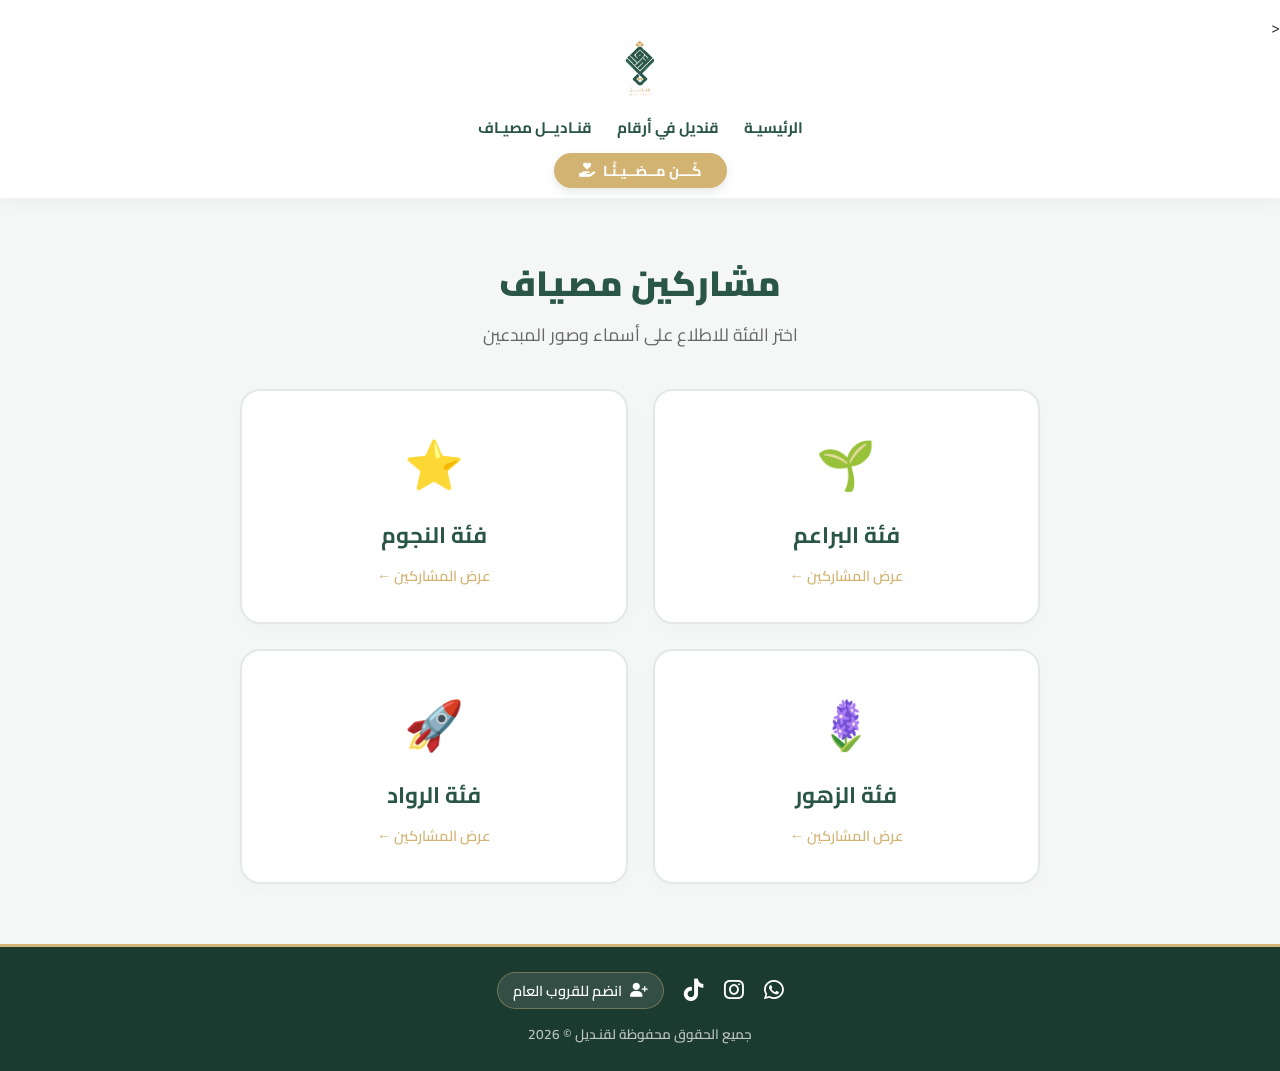
<file: all.html>
<!DOCTYPE html>
<html lang="ar" dir="rtl">
<head>
    <meta charset="UTF-8">
    <meta name="viewport" content="width=device-width, initial-scale=1.0">
    <title>مشاركين مصياف - برنامج قنديل</title>
    <!-- ربط ملفات التصميم -->
    <!-- ربط خط كايرو والأيقونات -->
<link rel="stylesheet" href="https://cdnjs.cloudflare.com/ajax/libs/font-awesome/6.4.0/css/all.min.css">
<link href="https://fonts.googleapis.com/css2?family=Cairo:wght@400;600;700;900&display=swap" rel="stylesheet">

<!-- ربط ملفات الـ CSS (الملف الأساسي وملف الفئات) -->
<link rel="stylesheet" href="styleq.css">
<link rel="stylesheet" href="all.css">
</head>
<body>

    <header>
    <<div class="container navbar">
        <!-- الشعار في الأعلى ليكون بالوسط تماماً -->
        <div class="nav-logo-row">
            <a href="index.html#hero">
                <img src="شفاف%20%20قنديل.png" alt="شعار مصياف قنديل" class="nav-logo">
            </a>
        </div>

        <!-- روابط التنقل تحت الشعار مباشرة -->
        <div class="nav-links-row">
            <nav>
                <ul class="nav-links">
                    <li><a href="index.html" title="الرئيسية"> الرئيسيـة </a></li>
                    <li><a href="index.html#stats">قنديل في أرقام</a></li>
                    <li><a href="all.html">قنـاديــل مصيـاف</a></li>
                </ul>
            </nav>
        </div>

        <!-- 3. زر كن مضيئاً بحجم صغير وملموم في الأسفل -->
        <div class="nav-bottom-row">
            <a href="IBAN.html" class="nav-support-btn">
                كُـــن مــضــيـئًـا <i class="fa-solid fa-hand-holding-heart"></i>
            </a>
        </div>

    </div>
</header>

    <!-- محتوى بوابة الفئات -->
    <main class="categories-gateway-section">
        <div class="container">

            <div class="page-main-title">
                <h2>مشاركين مصياف</h2>
                <p>اختر الفئة للاطلاع على أسماء وصور المبدعين</p>
            </div>

            <!-- شبكة الأزرار الأربعة -->
            <div class="categories-buttons-grid">

                <!-- زر فئة البراعم -->
                <a href="baraem.html" class="category-btn-card">
                    <div class="btn-icon">🌱</div>
                    <h3>فئة البراعم</h3>
                    <span class="btn-action-text">عرض المشاركين ←</span>
                </a>

                <!-- زر فئة النجوم -->
                <a href="nojoum.html" class="category-btn-card">
                    <div class="btn-icon">⭐</div>
                    <h3>فئة النجوم</h3>
                    <span class="btn-action-text">عرض المشاركين ←</span>
                </a>

                <!-- زر فئة الزهور -->
                <a href="zohoor.html" class="category-btn-card">
                    <div class="btn-icon">🪻</div>
                    <h3>فئة الزهور</h3>
                    <span class="btn-action-text">عرض المشاركين ←</span>
                </a>

                <!-- زر فئة الرواد -->
                <a href="rowad.html" class="category-btn-card">
                    <div class="btn-icon">🚀</div>
                    <h3>فئة الرواد</h3>
                    <span class="btn-action-text">عرض المشاركين ←</span>
                </a>

            </div>

        </div>
    </main>
<footer>
    <div class="container footer-container">
        <div class="footer-socials">
            <a href="https://wa.me/966579517751" target="_blank" title="واتساب المبادرة" class="footer-icon-link">
                <i class="fa-brands fa-whatsapp"></i>
            </a>
            <a href="https://www.instagram.com/qandeel_fund" target="_blank" title="انستقرام المبادرة" class="footer-icon-link">
             <i class="fa-brands fa-instagram"></i>
            </a>
            <a href="https://www.tiktok.com/@qandeel_fund?_r=1&_t=ZS-97tT4upqG7I" target="_blank" title="تيك توك المبادرة" class="footer-icon-link">
            <i class="fa-brands fa-tiktok"></i>
            </a>
            <a href="https://chat.whatsapp.com/KPNoigsbJTEI9pqOmeyUr5?mode=gi_t" target="_blank" title="القروب العام" class="footer-icon-link join-icon">
                <i class="fa-solid fa-user-plus"></i> <span class="icon-text">انضم للقروب العام</span>
            </a>
        </div>

        <div class="footer-rights">
            <p>جميع الحقوق محفوظة لقنـديل © 2026</p>
        </div>
    </div>
</footer>
</body>
</html>
</file>
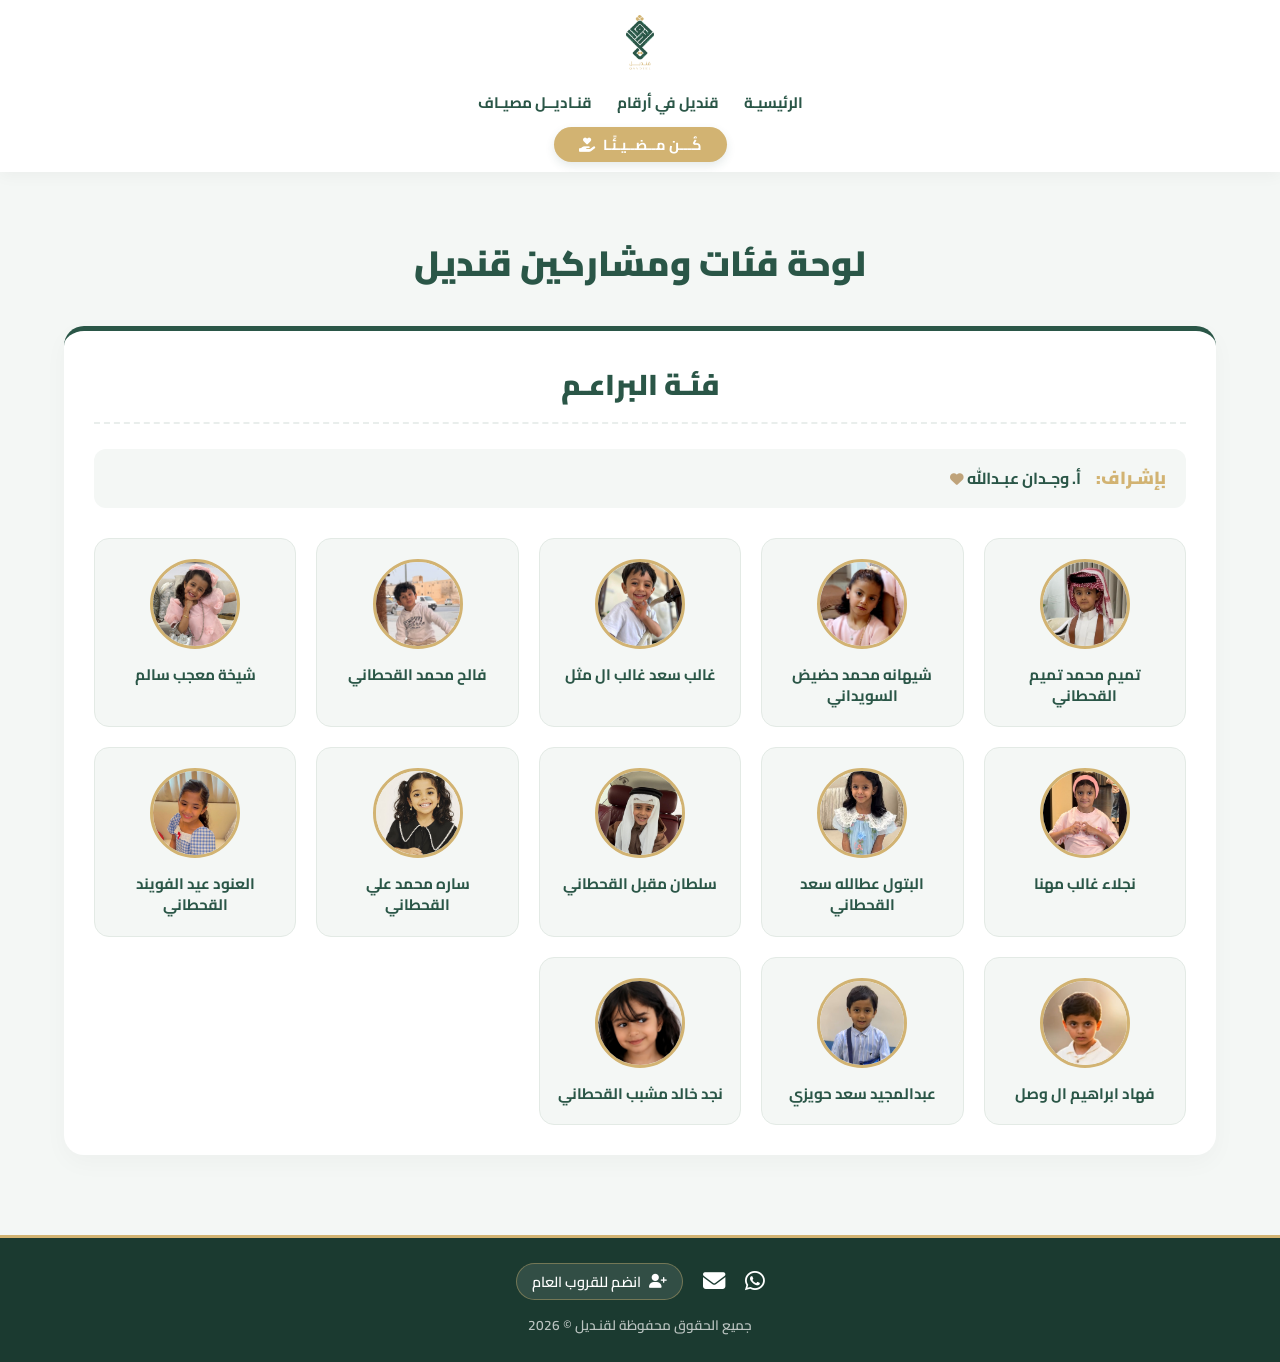
<file: baraem.html>
<!DOCTYPE html>
<html lang="ar" dir="rtl">
<head>
    <meta charset="UTF-8">
    <meta name="viewport" content="width=device-width, initial-scale=1.0">
    <title>المشاركين - فئة البراعم</title>
    <link rel="stylesheet" href="styleq.css">
    <link rel="stylesheet" href="all.css">
    <link rel="stylesheet" href="https://cdnjs.cloudflare.com/ajax/libs/font-awesome/6.4.0/css/all.min.css">
    <link href="https://fonts.googleapis.com/css2?family=Cairo:wght@400;600;700;900&display=swap" rel="stylesheet">
</head>
<body>

    <header>
        <div class="container navbar">
        <!-- الشعار في الأعلى ليكون بالوسط تماماً -->
        <div class="nav-logo-row">
            <a href="index.html#hero">
                <img src="شفاف%20%20قنديل.png" alt="شعار مصياف قنديل" class="nav-logo">
            </a>
        </div>

        <!-- روابط التنقل تحت الشعار مباشرة -->
        <div class="nav-links-row">
            <nav>
                <ul class="nav-links">
                    <li><a href="index.html" title="الرئيسية"> الرئيسيـة </a></li>
                    <li><a href="index.html#stats">قنديل في أرقام</a></li>
                    <li><a href="all.html">قنـاديــل مصيـاف</a></li>
                </ul>
            </nav>
        </div>

        <!-- 3. زر كن مضيئاً بحجم صغير وملموم في الأسفل -->
        <div class="nav-bottom-row">
            <a href="IBAN.html" target="_blank" class="nav-support-btn">
                كُـــن مــضــيـئًـا <i class="fa-solid fa-hand-holding-heart"></i>
            </a>
        </div>

    </div>
    </header>

    <main class="participants-section">
        <div class="container">

            <div class="page-main-title">
                <h2>لوحة فئات ومشاركين قنديل</h2>
            </div>

            <div class="category-group-box">

                <div class="category-header">
                    <h3 class="category-title">فئـة البراعـم</h3>
                </div>

                <div class="supervisors-box">
                    <span class="supervisors-label">بإشـراف:</span>
                    <span class="supervisor-names">أ. وجـدان عبـدالله
                        <i class="fa-solid fa-heart" style="color: #bfa37a; font-size: 0.85rem; margin-left: 5px;"></i>
                    </span>
                </div>

                <div class="participants-grid">

                    <div class="participant-card">
                        <div class="participant-avatar-box">
                            <img src="تميم.png" class="participant-img" alt="تميم محمد تميم القحطاني">
                        </div>
                        <h4 class="participant-name">تميم محمد تميم القحطاني</h4>
                    </div>

                    <div class="participant-card">
                        <div class="participant-avatar-box">
                            <img src="شيهانه.png" class="participant-img" alt="شيهانه محمد حضيض السويداني">
                        </div>
                        <h4 class="participant-name">شيهانه محمد حضيض السويداني</h4>
                    </div>

                    <div class="participant-card">
                        <div class="participant-avatar-box">
                            <img src="غالب%20سعد.jpeg" class="participant-img" alt="غالب سعد غالب ال مثل">
                        </div>
                        <h4 class="participant-name">غالب سعد غالب ال مثل</h4>
                    </div>

                    <div class="participant-card">
                        <div class="participant-avatar-box">
                            <img src="فالح.png" class="participant-img" alt="فالح محمد القحطاني">
                        </div>
                        <h4 class="participant-name">فالح محمد القحطاني</h4>
                    </div>

                    <div class="participant-card">
                        <div class="participant-avatar-box">
                            <img src="شيخه%20معجب.jpeg" class="participant-img" alt="شيخة معجب سالم">
                        </div>
                        <h4 class="participant-name">شيخة معجب سالم</h4>
                    </div>

                    <div class="participant-card">
                        <div class="participant-avatar-box">
                            <img src="نجلاء%20غالب.png" class="participant-img" alt="نجلاء غالب مهنا">
                        </div>
                        <h4 class="participant-name">نجلاء غالب مهنا</h4>
                    </div>

                    <div class="participant-card">
                        <div class="participant-avatar-box">
                            <img src="البتـول.png" class="participant-img" alt="البتول عطالله سعد القحطاني">
                        </div>
                        <h4 class="participant-name">البتول عطالله سعد القحطاني</h4>
                    </div>

                    <div class="participant-card">
                        <div class="participant-avatar-box">
                            <img src="سلطان.jpeg" class="participant-img" alt="سلطان مقبل القحطاني">
                        </div>
                        <h4 class="participant-name">سلطان مقبل القحطاني</h4>
                    </div>

                    <div class="participant-card">
                        <div class="participant-avatar-box">
                            <img src="ساره.jpeg" class="participant-img" alt="ساره محمد علي القحطاني">
                        </div>
                        <h4 class="participant-name">ساره محمد علي القحطاني</h4>
                    </div>

                    <div class="participant-card">
                        <div class="participant-avatar-box">
                            <img src="العنود%20عيد.jpeg" class="participant-img" alt="العنود عيد الفويند القحطاني">
                        </div>
                        <h4 class="participant-name">العنود عيد الفويند القحطاني</h4>
                    </div>

                    <div class="participant-card">
                        <div class="participant-avatar-box">
                            <img src="فهاد.png" class="participant-img" alt="فهاد ابراهيم ال وصل">
                        </div>
                        <h4 class="participant-name">فهاد ابراهيم ال وصل</h4>
                    </div>

                    <div class="participant-card">
                        <div class="participant-avatar-box">
                            <img src="عبدالمجيد.png" class="participant-img" alt="عبدالمجيد سعد حويزي">
                        </div>
                        <h4 class="participant-name">عبدالمجيد سعد حويزي</h4>
                    </div>

                    <div class="participant-card">
                        <div class="participant-avatar-box">
                            <img src="نجد.jpeg" class="participant-img" alt="نجد خالد مشبب القحطاني">
                        </div>
                        <h4 class="participant-name">نجد خالد مشبب القحطاني</h4>
                    </div>

                </div>
            </div>

        </div>
    </main>

<footer>
    <div class="container footer-container">
        <div class="footer-socials">
            <a href="https://wa.me/966579517751" target="_blank" title="واتساب المبادرة" class="footer-icon-link">
                <i class="fa-brands fa-whatsapp"></i>
            </a>
            <a href="mailto:info@qandeel.com" title="البريد الإلكتروني" class="footer-icon-link">
                <i class="fa-solid fa-envelope"></i>
            </a>
            <a href="https://chat.whatsapp.com/KPNoigsbJTEI9pqOmeyUr5" target="_blank" title="القروب العام" class="footer-icon-link join-icon">
                <i class="fa-solid fa-user-plus"></i> <span class="icon-text">انضم للقروب العام</span>
            </a>
        </div>

        <div class="footer-rights">
            <p>جميع الحقوق محفوظة لقنـديل © 2026</p>
        </div>
    </div>
</footer>
</body>
</html>
</file>
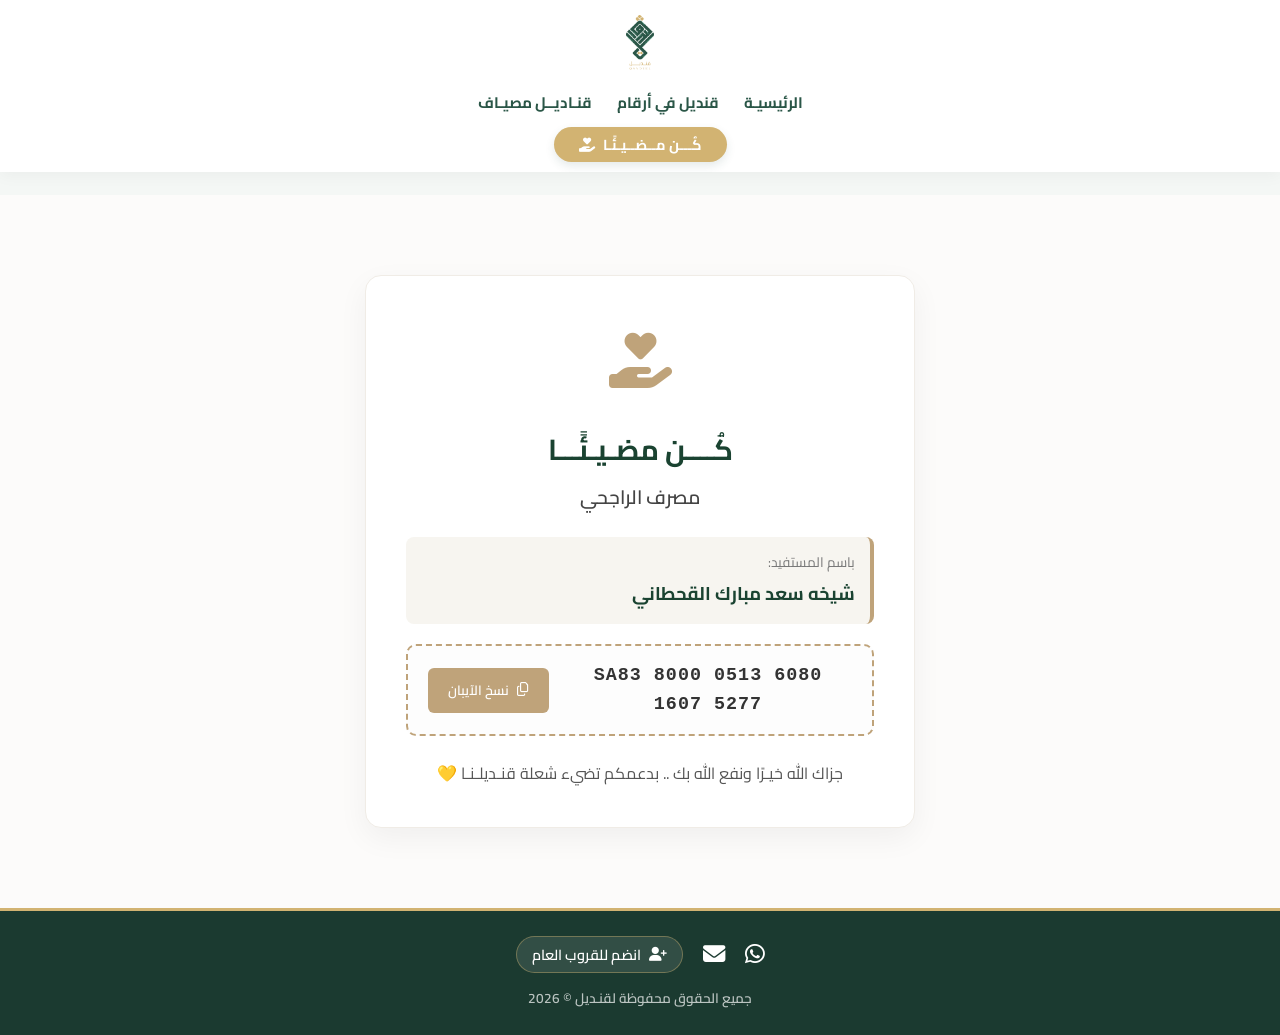
<file: IBAN.html>
<!DOCTYPE html>
<html lang="ar" dir="rtl">
<head>
    <meta charset="UTF-8">
    <meta name="viewport" content="width=device-width, initial-scale=1.0">
    <title> كُـــن مضيـئًــا </title>
    <!-- استدعاء خط Cairo المعتمد -->
    <link rel="preconnect" href="https://fonts.googleapis.com">
    <link rel="preconnect" href="https://fonts.gstatic.com" crossorigin>
    <link href="https://fonts.googleapis.com/css2?family=Cairo:wght@400;600;700;900&display=swap" rel="stylesheet">
    <!-- مكتبة الأيقونات Font Awesome -->
    <link rel="stylesheet" href="https://cdnjs.cloudflare.com/ajax/libs/font-awesome/6.4.0/css/all.min.css">
    <link rel="stylesheet" href="styleq.css">




    <!-- تنسيقات مخصصة لصفحة الآيبان لتبدو كلوحة مستقلة فخمة متناسقة مع ألوان المبادرة -->
    <style>
        .iban-page-wrapper {
            padding: 80px 20px;
            background-color: #fcfbfa;
            display: flex;
            justify-content: center;
            align-items: center;
            min-height: 60vh;
        }
        .iban-card {
            background: #ffffff;
            border-radius: 16px;
            box-shadow: 0 10px 30px rgba(0, 0, 0, 0.05);
            padding: 40px;
            max-width: 550px;
            width: 100%;
            text-align: center;
            border: 1px solid #f0ece6;
        }
        .iban-card .card-icon {
            font-size: 3.5rem;
            color: #bfa37a; /* اللون الذهبي الخاص بقنديل */
            margin-bottom: 20px;
        }
        .iban-card h2 {
            font-size: 1.8rem;
            color: #1a4331; /* الأخضر الملكي للمبادرة */
            margin-bottom: 10px;
            font-weight: 700;
        }
        .iban-card .bank-name {
            font-size: 1.2rem;
            color: #444;
            font-weight: 600;
            margin-bottom: 25px;
        }
        .account-holder-info {
            background-color: #f7f5f0;
            padding: 15px;
            border-radius: 8px;
            margin-bottom: 20px;
            border-right: 4px solid #bfa37a;
            text-align: right;
        }
        .account-holder-info span {
            font-size: 0.85rem;
            color: #777;
            display: block;
            margin-bottom: 5px;
        }
        .account-holder-info strong {
            color: #1a4331;
            font-size: 1.15rem;
        }
        .iban-display-box {
            display: flex;
            align-items: center;
            justify-content: space-between;
            background: #fdfdfd;
            border: 2px dashed #bfa37a;
            padding: 15px 20px;
            border-radius: 10px;
            margin-bottom: 25px;
            gap: 15px;
        }
        .iban-num {
            font-family: monospace;
            font-size: 1.15rem;
            color: #333;
            letter-spacing: 1px;
            font-weight: bold;
            user-select: all;
            direction: ltr;
        }
        .iban-copy-btn {
            background-color: #bfa37a;
            color: #fff;
            border: none;
            padding: 10px 20px;
            border-radius: 6px;
            cursor: pointer;
            font-family: 'Cairo', sans-serif;
            font-weight: 600;
            display: flex;
            align-items: center;
            gap: 8px;
            transition: all 0.3s ease;
            white-space: nowrap;
        }
        .iban-copy-btn:hover {
            background-color: #1a4331;
        }
        .blessing-text {
            color: #555;
            font-size: 1rem;
            line-height: 1.6;
        }
    </style>
</head>
<body>

<header>
    <div class="container navbar">
        <div class="nav-logo-row">
            <a href="index.html#hero">
                <img src="شفاف%20%20قنديل.png" alt="شعار مصياف قنديل" class="nav-logo">
            </a>
        </div>

        <div class="nav-links-row">
            <nav>
                <ul class="nav-links">
                    <li><a href="index.html" title="الرئيسية"> الرئيسيـة </a></li>
                    <li><a href="index.html#stats">قنديل في أرقام</a></li>
                    <li><a href="all.html">قنـاديــل مصيـاف</a></li>
                </ul>
            </nav>
        </div>

        <div class="nav-bottom-row">
            <a href="IBAN.html" class="nav-support-btn active">
                كُـــن مــضــيـئًـا <i class="fa-solid fa-hand-holding-heart"></i>
            </a>
        </div>
    </div>
</header>

<!-- محتوى صفحة الآيبان المستقلة الفخمة -->
<main class="iban-page-wrapper">
    <div class="iban-card">
        <div class="card-icon">
            <i class="fa-solid fa-hand-holding-heart"></i>
        </div>
        <h2>كُــــن مضـيـئًـــا</h2>
        <div class="bank-name">مصرف الراجحي</div>

        <!-- معلومات الاسم الكريم للموثوقية -->
        <div class="account-holder-info">
            <span>باسم المستفيد:</span>
            <strong>شيخه سعد مبارك القحطاني</strong>
        </div>

        <!-- صندوق عرض رقم الآيبان والنسخ -->
        <div class="iban-display-box">
            <span id="pageIbanText" class="iban-num">SA83 8000 0513 6080 1607 5277</span>
            <button class="iban-copy-btn" onclick="copyPageIBAN()" id="pageCopyBtn">
                <i class="fa-regular fa-copy"></i> نسخ الآيبان
            </button>
        </div>

        <p class="blessing-text">جزاك الله خيـرًا ونفع الله بك .. بدعمكم تضيء شعلة قنـديلـنـا 💛</p>
    </div>
</main>

<footer>
    <div class="container footer-container">
        <div class="footer-socials">
            <a href="https://wa.me/966579517751" target="_blank" title="واتساب المبادرة" class="footer-icon-link">
                <i class="fa-brands fa-whatsapp"></i>
            </a>
            <a href="mailto:info@qandeel.com" title="البريد الإلكتروني" class="footer-icon-link">
                <i class="fa-solid fa-envelope"></i>
            </a>
            <a href="https://chat.whatsapp.com/KPNoigsbJTEI9pqOmeyUr5" target="_blank" title="القروب العام" class="footer-icon-link join-icon">
                <i class="fa-solid fa-user-plus"></i> <span class="icon-text">انضم للقروب العام</span>
            </a>
        </div>

        <div class="footer-rights">
            <p>جميع الحقوق محفوظة لقنـديل © 2026</p>
        </div>
    </div>
</footer>

<!-- كود الجافا سكريبت مدمج ومباشر هنا لضمان عمل زر النسخ بكفاءة مذهلة دون أي تداخل -->
<script>
function copyPageIBAN() {
    // الرقم المصفى الجاهز للنسخ في حافظة الجهاز الفورية
    const pureIban = "SA8380000513608016075277";

    navigator.clipboard.writeText(pureIban).then(() => {
        const btn = document.getElementById("pageCopyBtn");
        if (btn) {
            btn.innerHTML = '<i class="fa-solid fa-check"></i> تم النسخ!';
            btn.style.backgroundColor = "#28a745"; // تحويل اللون للأخضر الناجح

            setTimeout(() => {
                btn.innerHTML = '<i class="fa-regular fa-copy"></i> نسخ الآيبان';
                btn.style.backgroundColor = "#bfa37a"; // إعادة اللون الذهبي الأصلي
            }, 2000);
        }
    }).catch(err => {
        console.error('تعذر نسخ الرقم برمجياً: ', err);
    });
}
</script>

</body>
</html>
</file>
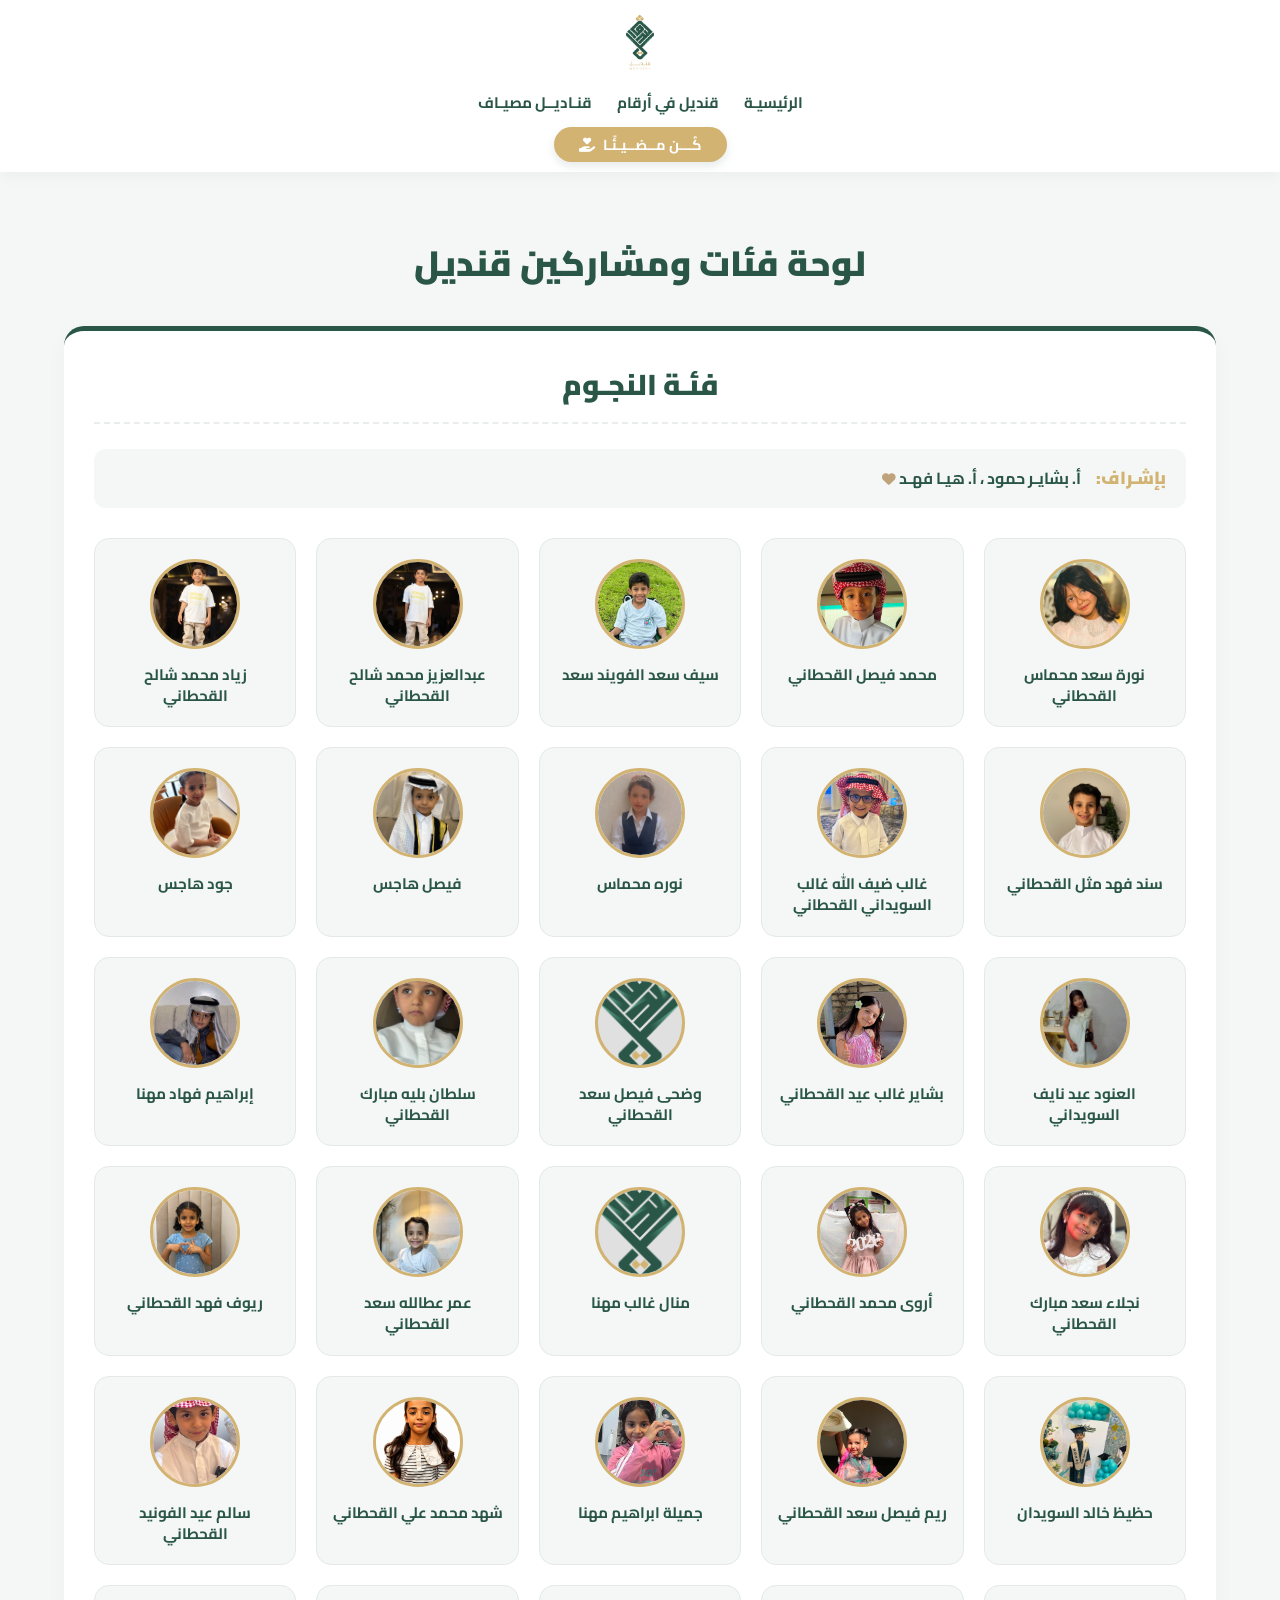
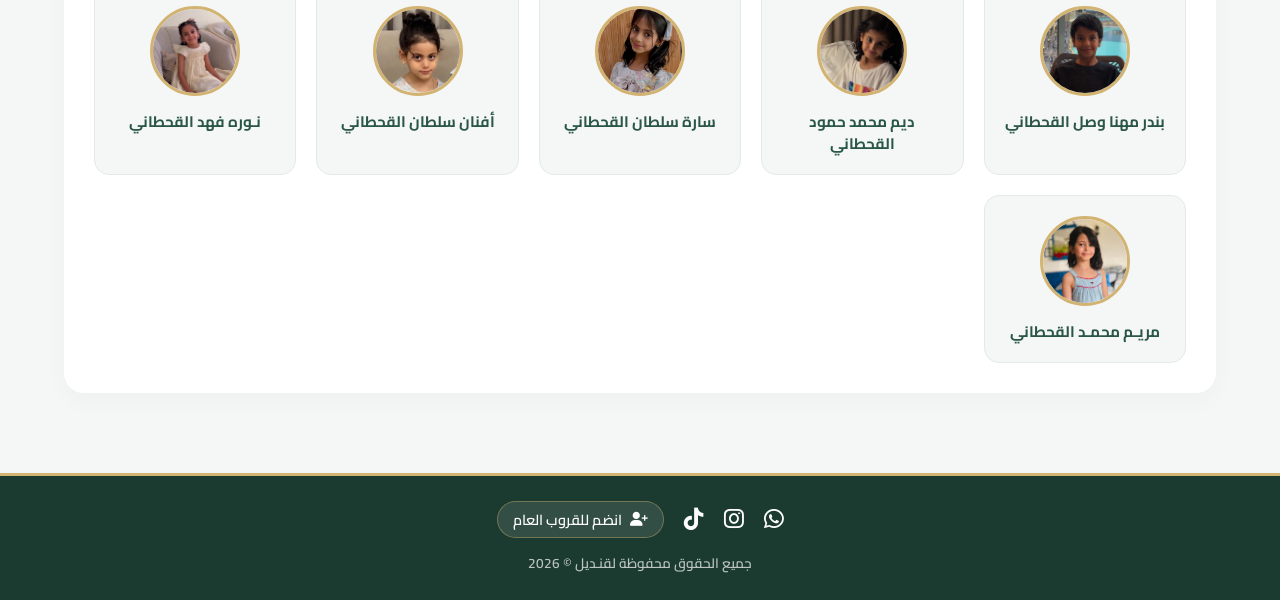
<file: nojoum.html>
<!DOCTYPE html>
<html lang="ar" dir="rtl">
<head>
    <meta charset="UTF-8">
    <meta name="viewport" content="width=device-width, initial-scale=1.0">
    <title>المشاركين - برنامج قنديل</title>
    <!-- ربط ملف الـ CSS الأساسي للموقع لتوحيد الهيدر -->
    <link rel="stylesheet" href="styleq.css">
    <!-- ربط ملف الـ CSS الجديد المخصص لصفحة المشاركين فقط -->
    <link rel="stylesheet" href="all.css">
    <!-- ربط خط كايرو -->
    <link href="https://fonts.googleapis.com/css2?family=Cairo:wght@400;600;700;900&display=swap" rel="stylesheet">
    <link rel="stylesheet" href="https://cdnjs.cloudflare.com/ajax/libs/font-awesome/6.4.0/css/all.min.css">
</head>
<body>

    <!-- الهيدر الثابت الموحد -->
    <header>

        <div class="container navbar">
        <!-- الشعار في الأعلى ليكون بالوسط تماماً -->
        <div class="nav-logo-row">
            <a href="index.html#hero">
                <img src="شفاف%20%20قنديل.png" alt="شعار مصياف قنديل" class="nav-logo">
            </a>
        </div>

        <!-- روابط التنقل تحت الشعار مباشرة -->
        <div class="nav-links-row">
            <nav>
                <ul class="nav-links">
                    <li><a href="index.html" title="الرئيسية"> الرئيسيـة </a></li>
                    <li><a href="index.html#stats">قنديل في أرقام</a></li>
                    <li><a href="all.html">قنـاديــل مصيـاف</a></li>
                </ul>
            </nav>
        </div>

        <!-- 3. زر كن مضيئاً بحجم صغير وملموم في الأسفل -->
        <div class="nav-bottom-row">
            <a href="IBAN.html" class="nav-support-btn">
                كُـــن مــضــيـئًـا <i class="fa-solid fa-hand-holding-heart"></i>
            </a>
        </div>

    </div>
    </header>

    <!-- محتوى صفحة المشاركين -->
    <main class="participants-section">
        <div class="container">

            <div class="page-main-title">
                <h2>لوحة فئات ومشاركين قنديل</h2>
            </div>

            <!-- ================= فئة النجوم ================= -->
            <div class="category-group-box">

                <!-- رأس الفئة -->
                <div class="category-header">
                    <h3 class="category-title">فئـة النجـوم</h3>
                </div>

                    <!-- المشرفات القائمات على الفئة مع قلب ذهبي -->
<div class="supervisors-box">
    <span class="supervisors-label">بإشـراف:</span>
    <span class="supervisor-names">    أ. بشايـر حمود ، أ. هيـا فهـد
        <i class="fa-solid fa-heart" style="color: #bfa37a; font-size: 0.85rem; margin-left: 5px;"></i>
    </span>
</div>

                <!-- شبكة أسماء وصور المشاركين (مستخرجة من image_df7223.png) -->
                <div class="participants-grid">

                    <!-- مشارك 1 -->
                    <div class="participant-card">
                        <div class="participant-avatar-box">
                            <img src="نوره%20سعد.png" class="participant-img" alt="نورة سعد محماس القحطاني">
                        </div>
                        <h4 class="participant-name">نورة سعد محماس القحطاني</h4>
                    </div>

                    <!-- مشارك 2 -->
                    <div class="participant-card">
                        <div class="participant-avatar-box">
                            <img src="محمد.jpeg" class="participant-img" alt="محمد فيصل القحطاني">
                        </div>
                        <h4 class="participant-name">محمد فيصل القحطاني</h4>
                    </div>

                    <!-- مشارك 3 -->
                    <div class="participant-card">
                        <div class="participant-avatar-box">
                            <img src="سيف.png" class="participant-img" alt="سيف سعد الفويند سعد">
                        </div>
                        <h4 class="participant-name">سيف سعد الفويند سعد</h4>
                    </div>

                    <!-- مشارك 4 -->
                    <div class="participant-card">
                        <div class="participant-avatar-box">
                            <img src="عبدالعزيز.jpeg" class="participant-img" alt="عبدالعزيز محمد شالح القحطاني">
                        </div>
                        <h4 class="participant-name">عبدالعزيز محمد شالح القحطاني</h4>
                    </div>

                    <!-- مشارك 5 -->
                    <div class="participant-card">
                        <div class="participant-avatar-box">
                            <img src="زياد%20.jpeg" class="participant-img" alt="زياد محمد شالح القحطاني">
                        </div>
                        <h4 class="participant-name">زياد محمد شالح القحطاني</h4>
                    </div>

                    <!-- مشارك 6 -->
                    <div class="participant-card">
                        <div class="participant-avatar-box">
                            <img src="سند.jpeg" class="participant-img" alt="سند فهد مثل القحطاني">
                        </div>
                        <h4 class="participant-name">سند فهد مثل القحطاني</h4>
                    </div>

                    <!-- مشارك 7 -->
                    <div class="participant-card">
                        <div class="participant-avatar-box">
                            <img src="غالب%20ضيف%20الله%20غالب.jpeg" class="participant-img" alt="غالب ضيف الله غالب السويداني القحطاني">
                        </div>
                        <h4 class="participant-name">غالب ضيف الله غالب السويداني القحطاني</h4>
                    </div>

                    <!-- مشارك 8 -->
                    <div class="participant-card">
                        <div class="participant-avatar-box">
                            <img src="نوره%20محماس.png" class="participant-img" alt="نوره محماس">
                        </div>
                        <h4 class="participant-name">نوره محماس</h4>
                    </div>

                    <!-- مشارك 9 -->
                    <div class="participant-card">
                        <div class="participant-avatar-box">
                            <img src="فيصل.jpeg" class="participant-img" alt="فيصل هاجس">
                        </div>
                        <h4 class="participant-name">فيصل هاجس</h4>
                    </div>

                    <!-- مشارك 10 -->
                    <div class="participant-card">
                        <div class="participant-avatar-box">
                            <img src="جود.jpeg" class="participant-img" alt="جود هاجس">
                        </div>
                        <h4 class="participant-name">جود هاجس</h4>
                    </div>

                    <!-- مشارك 11 -->
                    <div class="participant-card">
                        <div class="participant-avatar-box">
                            <img src="العنود.jpeg" class="participant-img" alt="العنود عيد نايف السويداني">
                        </div>
                        <h4 class="participant-name">العنود عيد نايف السويداني</h4>
                    </div>

                    <!-- مشارك 12 -->
                    <div class="participant-card">
                        <div class="participant-avatar-box">
                            <img src="بشاير.png" class="participant-img" alt="بشاير غالب عيد القحطاني">
                        </div>
                        <h4 class="participant-name">بشاير غالب عيد القحطاني</h4>
                    </div>
                    
                    <div class="participant-card">
                        <div class="participant-avatar-box">
                            <img src="شفاف%20%20قنديل.png" class="participant-img" alt="وضحى فيصل سعد القحطاني">
                        </div>
                        <h4 class="participant-name">وضحى فيصل سعد القحطاني</h4>
                    </div>
                    
                    <!-- مشارك 13 -->
                    <div class="participant-card">
                        <div class="participant-avatar-box">
                            <img src="سلطان%20بليه%20مبارك.jpeg" class="participant-img" alt="سلطان بليه مبارك القحطاني">
                        </div>
                        <h4 class="participant-name">سلطان بليه مبارك القحطاني</h4>
                    </div>

                    <!-- مشارك 14 -->
                    <div class="participant-card">
                        <div class="participant-avatar-box">
                            <img src="إبراهيم.jpeg" class="participant-img" alt="إبراهيم فهاد مهنا">
                        </div>
                        <h4 class="participant-name">إبراهيم فهاد مهنا</h4>
                    </div>

                    <!-- مشارك 15 -->
                    <div class="participant-card">
                        <div class="participant-avatar-box">
                            <img src="نجلاءء.png" class="participant-img" alt="نجلاء سعد مبارك القحطاني">
                        </div>
                        <h4 class="participant-name">نجلاء سعد مبارك القحطاني</h4>
                    </div>

                    <!-- مشارك 16 -->
                    <div class="participant-card">
                        <div class="participant-avatar-box">
                            <img src="اروى.jpeg" class="participant-img" alt="أروى محمد القحطاني">
                        </div>
                        <h4 class="participant-name">أروى محمد القحطاني</h4>
                    </div>

                    <!-- مشارك 17 -->
                    <div class="participant-card">
                        <div class="participant-avatar-box">
                            <img src="شفاف%20%20قنديل.png" class="participant-img" alt="منال غالب مهنا">
                        </div>
                        <h4 class="participant-name">منال غالب مهنا</h4>
                    </div>

                    <!-- مشارك 18 -->
                    <div class="participant-card">
                        <div class="participant-avatar-box">
                            <img src="عمر.jpeg" class="participant-img" alt="عمر عطالله سعد القحطاني">
                        </div>
                        <h4 class="participant-name">عمر عطالله سعد القحطاني</h4>
                    </div>

                    <!-- مشارك 19 -->
                    <div class="participant-card">
                        <div class="participant-avatar-box">
                            <img src="ريوف.jpeg" class="participant-img" alt="ريوف فهد القحطاني">
                        </div>
                        <h4 class="participant-name">ريوف فهد القحطاني</h4>
                    </div>

                    <!-- مشارك 20 -->
                    <div class="participant-card">
                        <div class="participant-avatar-box">
                            <img src="حظيظ.jpeg" class="participant-img" alt="حضيض خالد السويدان">
                        </div>
                        <h4 class="participant-name">حظيظ خالد السويدان</h4>
                    </div>

                    <!-- مشارك 21 -->
                    <div class="participant-card">
                        <div class="participant-avatar-box">
                            <img src="ريم.jpeg" class="participant-img" alt="ريم فيصل سعد القحطاني">
                        </div>
                        <h4 class="participant-name">ريم فيصل سعد القحطاني</h4>
                    </div>

                    <!-- مشارك 22 -->
                    <div class="participant-card">
                        <div class="participant-avatar-box">
                            <img src="جميلة.png" class="participant-img" alt="جميلة ابراهيم مهنا">
                        </div>
                        <h4 class="participant-name">جميلة ابراهيم مهنا</h4>
                    </div>

                    <!-- مشارك 23 -->
                    <div class="participant-card">
                        <div class="participant-avatar-box">
                            <img src="شهد.jpeg" class="participant-img" alt="شهد محمد علي القحطاني">
                        </div>
                        <h4 class="participant-name">شهد محمد علي القحطاني</h4>
                    </div>

                    <!-- مشارك 24 -->
                    <div class="participant-card">
                        <div class="participant-avatar-box">
                            <img src="سالم.jpeg" class="participant-img" alt="سالم عيد الفونيد القحطاني">
                        </div>
                        <h4 class="participant-name">سالم عيد الفونيد القحطاني</h4>
                    </div>

                    <!-- مشارك 25 -->
                    <div class="participant-card">
                        <div class="participant-avatar-box">
                            <img src="بندر.jpeg" class="participant-img" alt="بندر مهنا وصل القحطاني">
                        </div>
                        <h4 class="participant-name">بندر مهنا وصل القحطاني</h4>
                    </div>

                    <!-- مشارك 26 -->
                    <div class="participant-card">
                        <div class="participant-avatar-box">
                            <img src="ديم.jpeg" class="participant-img" alt="ديم محمد حمود القحطاني">
                        </div>
                        <h4 class="participant-name">ديم محمد حمود القحطاني</h4>
                    </div>

                    <!-- مشارك 27 -->
                    <div class="participant-card">
                        <div class="participant-avatar-box">
                            <img src="سلطان%20ساره.png" class="participant-img" alt="سارة سلطان القحطاني">
                        </div>
                        <h4 class="participant-name">سارة سلطان القحطاني</h4>
                    </div>

                    <!-- مشارك 28 -->
                    <div class="participant-card">
                        <div class="participant-avatar-box">
                            <img src="افنان.png" class="participant-img" alt="أفنان سلطان القحطاني">
                        </div>
                        <h4 class="participant-name">أفنان سلطان القحطاني</h4>
                    </div>

                    <!-- مشارك 29 -->
                    <div class="participant-card">
                        <div class="participant-avatar-box">
                            <img src="نورة.jpg" class="participant-img" alt="نـوره فهد القحطاني ">
                        </div>
                        <h4 class="participant-name">نـوره فهد القحطاني </h4>
                    </div>

                    <div class="participant-card">
                        <div class="participant-avatar-box">
                            <img src="مريم%20محمد.png" class="participant-img" alt="مريم القحطاني ">
                        </div>
                        <h4 class="participant-name">مريـم محمـد القحطاني </h4>
                    </div>

                </div>
            </div>

        </div>
    </main>
   <!-- الفوتر -->
<footer>
    <div class="container footer-container">
        <div class="footer-socials">
            <a href="https://wa.me/966579517751" target="_blank" title="واتساب المبادرة" class="footer-icon-link">
                <i class="fa-brands fa-whatsapp"></i>
            </a>
            <a href="https://www.instagram.com/qandeel_fund" target="_blank" title="انستقرام المبادرة" class="footer-icon-link">
             <i class="fa-brands fa-instagram"></i>
            </a>
            <a href="https://www.tiktok.com/@qandeel_fund?_r=1&_t=ZS-97tT4upqG7I" target="_blank" title="تيك توك المبادرة" class="footer-icon-link">
            <i class="fa-brands fa-tiktok"></i>
            </a>
            <a href="https://chat.whatsapp.com/KPNoigsbJTEI9pqOmeyUr5?mode=gi_t" target="_blank" title="القروب العام" class="footer-icon-link join-icon">
                <i class="fa-solid fa-user-plus"></i> <span class="icon-text">انضم للقروب العام</span>
            </a>
        </div>

        <div class="footer-rights">
            <p>جميع الحقوق محفوظة لقنـديل © 2026</p>
        </div>
    </div>
</footer>
</body>
</html>
</file>
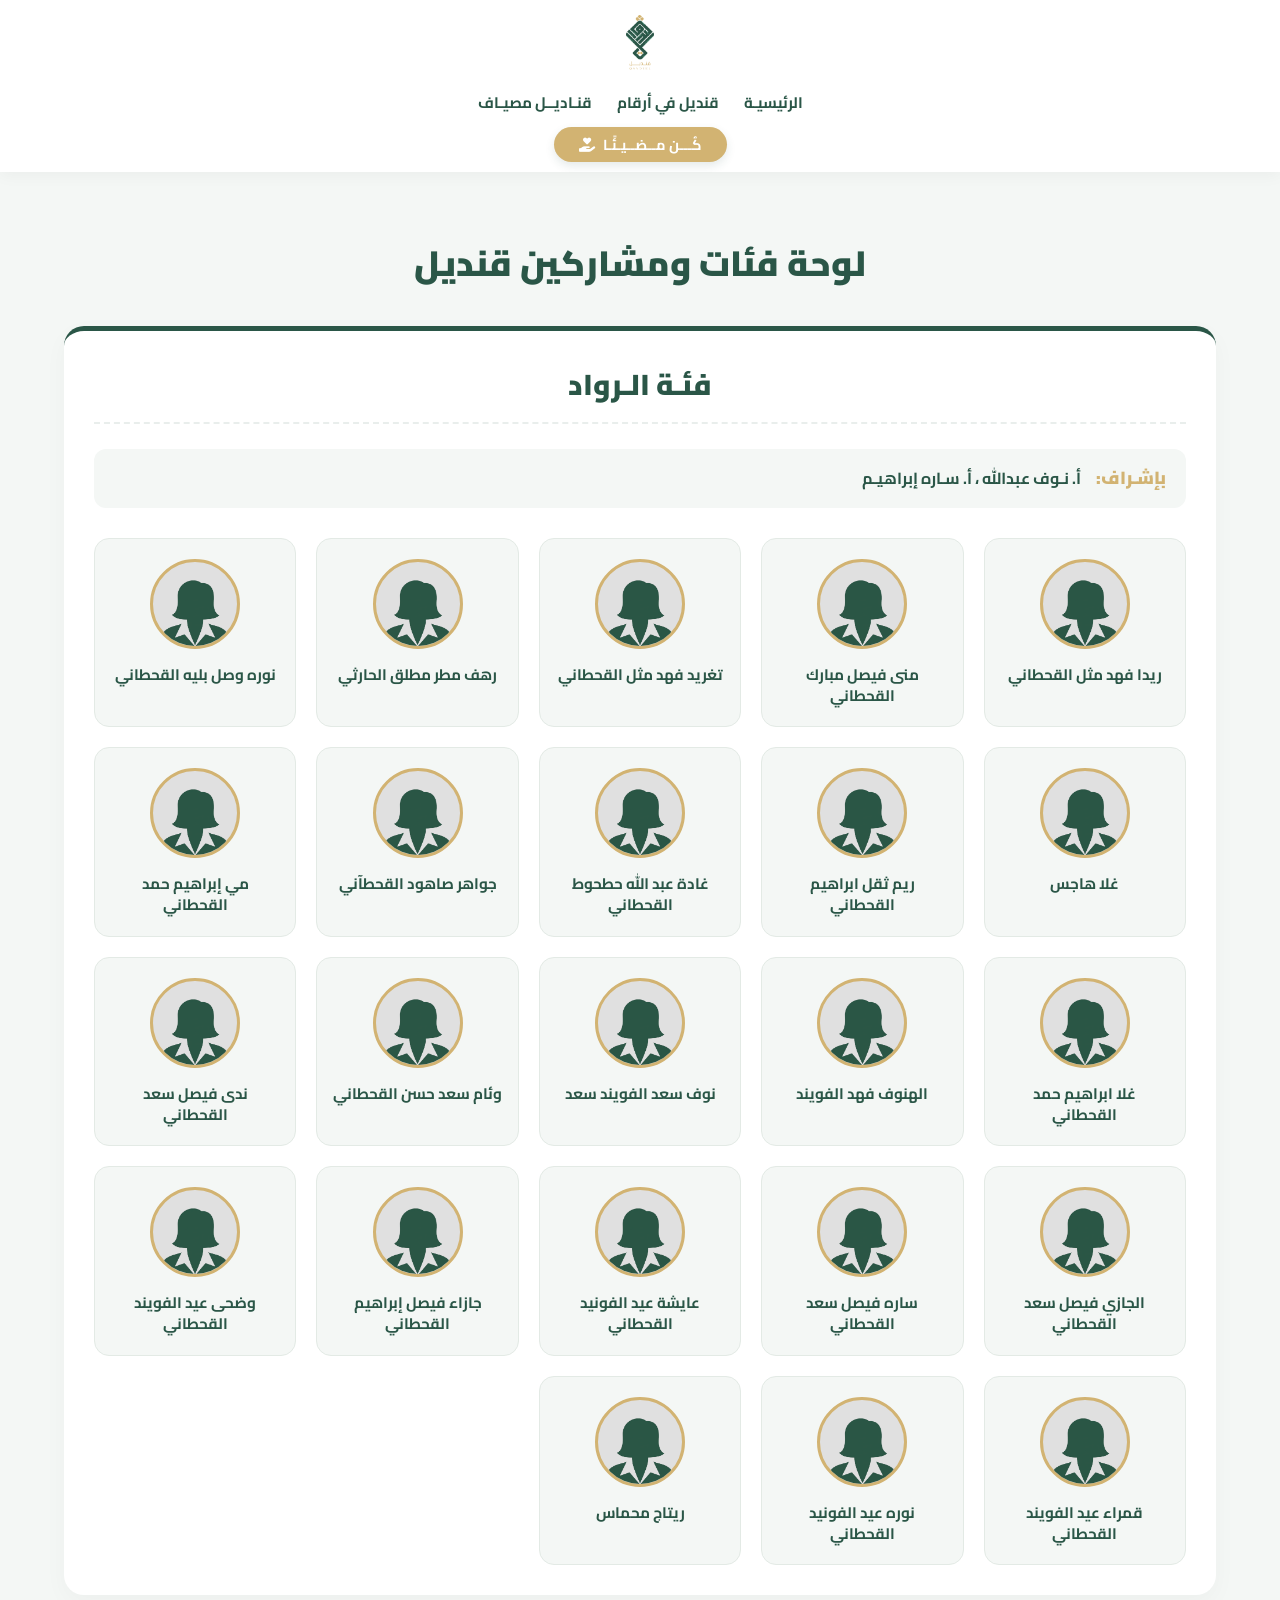
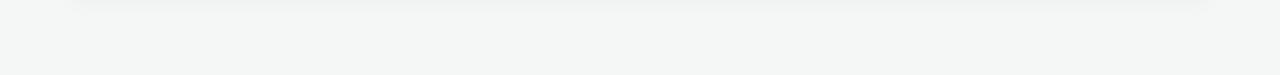
<file: rowad.html>
<!DOCTYPE html>
<html lang="ar" dir="rtl">
<head>
    <meta charset="UTF-8">
    <meta name="viewport" content="width=device-width, initial-scale=1.0">
    <title>المشاركين - برنامج قنديل</title>
    <link rel="stylesheet" href="styleq.css">
    <link rel="stylesheet" href="all.css">
    <link rel="stylesheet" href="https://cdnjs.cloudflare.com/ajax/libs/font-awesome/6.4.0/css/all.min.css">
    <link href="https://fonts.googleapis.com/css2?family=Cairo:wght@400;600;700;900&display=swap" rel="stylesheet">
</head>
<body>

    <header>
        <div class="container navbar">
        <!-- الشعار في الأعلى ليكون بالوسط تماماً -->
        <div class="nav-logo-row">
            <a href="index.html#hero">
                <img src="شفاف%20%20قنديل.png" alt="شعار مصياف قنديل" class="nav-logo">
            </a>
        </div>

        <!-- روابط التنقل تحت الشعار مباشرة -->
        <div class="nav-links-row">
            <nav>
                <ul class="nav-links">
                    <li><a href="index.html" title="الرئيسية"> الرئيسيـة </a></li>
                    <li><a href="index.html#stats">قنديل في أرقام</a></li>
                    <li><a href="all.html">قنـاديــل مصيـاف</a></li>
                </ul>
            </nav>
        </div>

        <!-- 3. زر كن مضيئاً بحجم صغير وملموم في الأسفل -->
        <div class="nav-bottom-row">
            <a href="IBAN.html" target="_blank" class="nav-support-btn">
                كُـــن مــضــيـئًـا <i class="fa-solid fa-hand-holding-heart"></i>
            </a>
        </div>

    </div>
    </header>

    <main class="participants-section">
        <div class="container">

            <div class="page-main-title">
                <h2>لوحة فئات ومشاركين قنديل</h2>
            </div>

            <div class="category-group-box">

                <div class="category-header">
                    <h3 class="category-title">فئـة الـرواد </h3>
                </div>

                <div class="supervisors-box">
                    <span class="supervisors-label">بإشـراف:</span>
                    <span class="supervisor-names">أ. نـوف عبدالله ، أ. سـاره إبراهيـم</span>
                </div>

                <div class="participants-grid">

                    <div class="participant-card">
                        <div class="participant-avatar-box">
                            <img src="girl-avatar.png" class="participant-img" alt="ريدا فهد مثل القحطاني">
                        </div>
                        <h4 class="participant-name">ريدا فهد مثل القحطاني</h4>
                    </div>

                    <div class="participant-card">
                        <div class="participant-avatar-box">
                            <img src="girl-avatar.png" class="participant-img" alt="منى فيصل مبارك القحطاني">
                        </div>
                        <h4 class="participant-name">منى فيصل مبارك القحطاني</h4>
                    </div>

                    <div class="participant-card">
                        <div class="participant-avatar-box">
                            <img src="girl-avatar.png" class="participant-img" alt="تغريد فهد مثل القحطاني">
                        </div>
                        <h4 class="participant-name">تغريد فهد مثل القحطاني</h4>
                    </div>

                    <div class="participant-card">
                        <div class="participant-avatar-box">
                            <img src="girl-avatar.png" class="participant-img" alt="رهف مطر مطلق الحارثي">
                        </div>
                        <h4 class="participant-name">رهف مطر مطلق الحارثي</h4>
                    </div>

                    <div class="participant-card">
                        <div class="participant-avatar-box">
                            <img src="girl-avatar.png" class="participant-img" alt="نوره وصل بليه القحطاني">
                        </div>
                        <h4 class="participant-name">نوره وصل بليه القحطاني</h4>
                    </div>

                    <div class="participant-card">
                        <div class="participant-avatar-box">
                            <img src="girl-avatar.png" class="participant-img" alt="غلا هاجس">
                        </div>
                        <h4 class="participant-name">غلا هاجس</h4>
                    </div>

                    <div class="participant-card">
                        <div class="participant-avatar-box">
                            <img src="girl-avatar.png" class="participant-img" alt="ريم ثقل ابراهيم القحطاني">
                        </div>
                        <h4 class="participant-name">ريم ثقل ابراهيم القحطاني</h4>
                    </div>

                    <div class="participant-card">
                        <div class="participant-avatar-box">
                            <img src="girl-avatar.png" class="participant-img" alt="غادة عبد الله حطحوط القحطاني">
                        </div>
                        <h4 class="participant-name">غادة عبد الله حطحوط القحطاني</h4>
                    </div>

                    <div class="participant-card">
                        <div class="participant-avatar-box">
                            <img src="girl-avatar.png" class="participant-img" alt="جواهر صاهود القحطآني">
                        </div>
                        <h4 class="participant-name">جواهر صاهود القحطآني</h4>
                    </div>

                    <div class="participant-card">
                        <div class="participant-avatar-box">
                            <img src="girl-avatar.png" class="participant-img" alt="مي إبراهيم حمد القحطاني">
                        </div>
                        <h4 class="participant-name">مي إبراهيم حمد القحطاني</h4>
                    </div>

                    <div class="participant-card">
                        <div class="participant-avatar-box">
                            <img src="girl-avatar.png" class="participant-img" alt="غلا ابراهيم حمد القحطاني">
                        </div>
                        <h4 class="participant-name">غلا ابراهيم حمد القحطاني</h4>
                    </div>

                    <div class="participant-card">
                        <div class="participant-avatar-box">
                            <img src="girl-avatar.png" class="participant-img" alt="الهنوف فهد الفويند">
                        </div>
                        <h4 class="participant-name">الهنوف فهد الفويند</h4>
                    </div>

                    <div class="participant-card">
                        <div class="participant-avatar-box">
                            <img src="girl-avatar.png" class="participant-img" alt="نوف سعد الفويند سعد">
                        </div>
                        <h4 class="participant-name">نوف سعد الفويند سعد</h4>
                    </div>

                    <div class="participant-card">
                        <div class="participant-avatar-box">
                            <img src="girl-avatar.png" class="participant-img" alt="وئام سعد حسن القحطاني">
                        </div>
                        <h4 class="participant-name">وئام سعد حسن القحطاني</h4>
                    </div>

                    <div class="participant-card">
                        <div class="participant-avatar-box">
                            <img src="girl-avatar.png" class="participant-img" alt="ندى فيصل سعد القحطاني">
                        </div>
                        <h4 class="participant-name">ندى فيصل سعد القحطاني</h4>
                    </div>

                    <div class="participant-card">
                        <div class="participant-avatar-box">
                            <img src="girl-avatar.png" class="participant-img" alt="الجازي فيصل سعد القحطاني">
                        </div>
                        <h4 class="participant-name">الجازي فيصل سعد القحطاني</h4>
                    </div>

                    <div class="participant-card">
                        <div class="participant-avatar-box">
                            <img src="girl-avatar.png" class="participant-img" alt="ساره فيصل سعد القحطاني">
                        </div>
                        <h4 class="participant-name">ساره فيصل سعد القحطاني</h4>
                    </div>

                    <div class="participant-card">
                        <div class="participant-avatar-box">
                            <img src="girl-avatar.png" class="participant-img" alt="عايشة عيد الفونيد القحطاني">
                        </div>
                        <h4 class="participant-name">عايشة عيد الفونيد القحطاني</h4>
                    </div>

                    <div class="participant-card">
                        <div class="participant-avatar-box">
                            <img src="girl-avatar.png" class="participant-img" alt="جازاء فيصل إبراهيم القحطاني">
                        </div>
                        <h4 class="participant-name">جازاء فيصل إبراهيم القحطاني</h4>
                    </div>

                    <div class="participant-card">
                        <div class="participant-avatar-box">
                            <img src="girl-avatar.png" class="participant-img" alt="وضحى عيد الفويند القحطاني">
                        </div>
                        <h4 class="participant-name">وضحى عيد الفويند القحطاني</h4>
                    </div>

                    <div class="participant-card">
                        <div class="participant-avatar-box">
                            <img src="girl-avatar.png" class="participant-img" alt="قمراء عيد الفويند القحطاني">
                        </div>
                        <h4 class="participant-name">قمراء عيد الفويند القحطاني</h4>
                    </div>

                    <div class="participant-card">
                        <div class="participant-avatar-box">
                            <img src="girl-avatar.png" class="participant-img" alt="نوره عيد الفونيد القحطاني">
                        </div>
                        <h4 class="participant-name">نوره عيد الفونيد القحطاني</h4>
                    </div>

                    <div class="participant-card">
                        <div class="participant-avatar-box">
                            <img src="girl-avatar.png" class="participant-img" alt="ريتاج محماس">
                        </div>
                        <h4 class="participant-name">ريتاج محماس</h4>
                    </div>

                </div>
            </div>

        </div>
    </main>

</body>
</html>
</file>
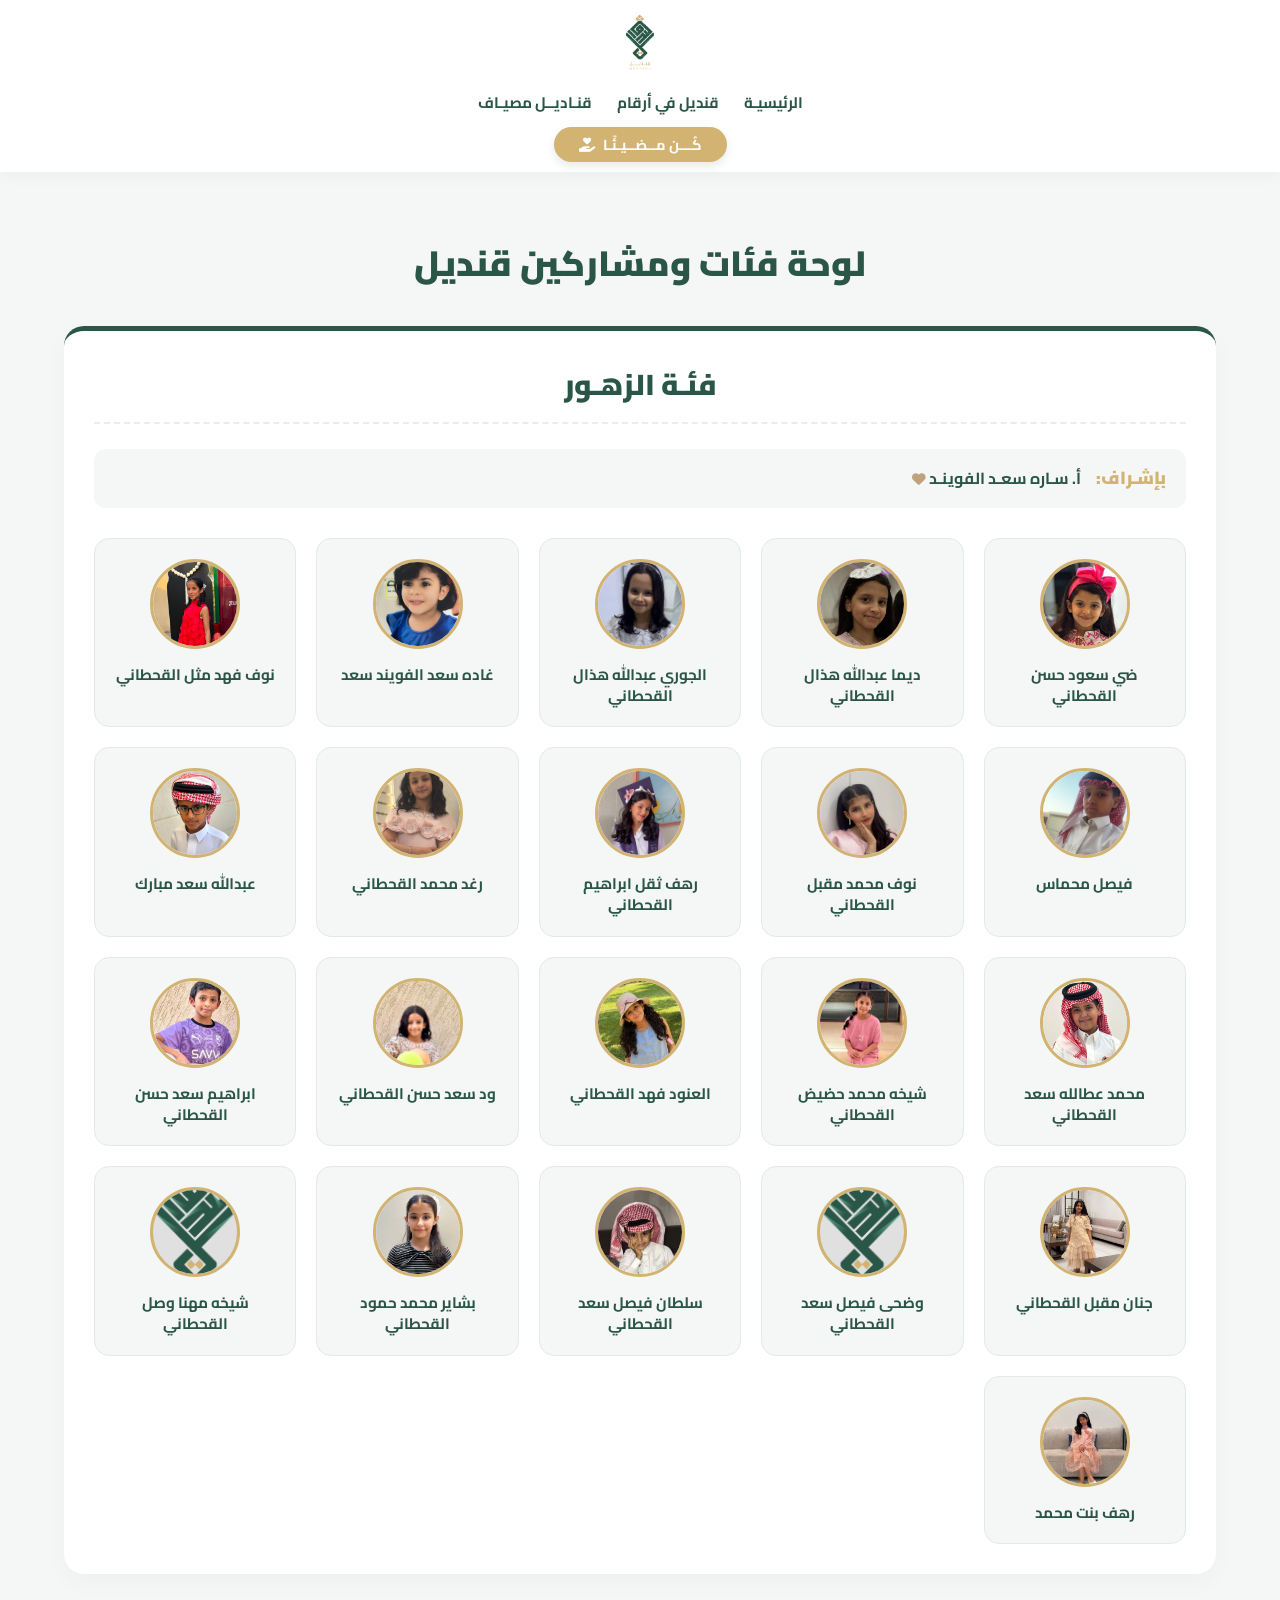
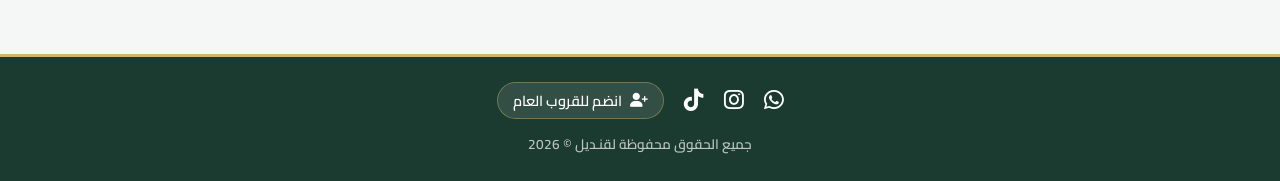
<file: zohoor.html>
<!DOCTYPE html>
<html lang="ar" dir="rtl">
<head>
    <meta charset="UTF-8">
    <meta name="viewport" content="width=device-width, initial-scale=1.0">
    <title>المشاركين - فئة الزهور</title>
    <link rel="stylesheet" href="styleq.css">
    <link rel="stylesheet" href="all.css">
    <link rel="stylesheet" href="https://cdnjs.cloudflare.com/ajax/libs/font-awesome/6.4.0/css/all.min.css">
    <link href="https://fonts.googleapis.com/css2?family=Cairo:wght@400;600;700;900&display=swap" rel="stylesheet">
</head>
<body>

    <header>
        <div class="container navbar">
        <!-- الشعار في الأعلى ليكون بالوسط تماماً -->
        <div class="nav-logo-row">
            <a href="index.html#hero">
                <img src="شفاف%20%20قنديل.png" alt="شعار مصياف قنديل" class="nav-logo">
            </a>
        </div>

        <!-- روابط التنقل تحت الشعار مباشرة -->
        <div class="nav-links-row">
            <nav>
                <ul class="nav-links">
                    <li><a href="index.html" title="الرئيسية"> الرئيسيـة </a></li>
                    <li><a href="index.html#stats">قنديل في أرقام</a></li>
                    <li><a href="all.html">قنـاديــل مصيـاف</a></li>
                </ul>
            </nav>
        </div>

        <!-- 3. زر كن مضيئاً بحجم صغير وملموم في الأسفل -->
        <div class="nav-bottom-row">
            <a href="IBAN.html" class="nav-support-btn">
                كُـــن مــضــيـئًـا <i class="fa-solid fa-hand-holding-heart"></i>
            </a>
        </div>

    </div>
    </header>

    <main class="participants-section">
        <div class="container">

            <div class="page-main-title">
                <h2>لوحة فئات ومشاركين قنديل</h2>
            </div>

            <div class="category-group-box">

                <div class="category-header">
                    <h3 class="category-title">فئـة الزهـور</h3>
                </div>

                <!-- المشرفات القائمات على الفئة مع قلب ذهبي -->
<div class="supervisors-box">
    <span class="supervisors-label">بإشـراف:</span>
    <span class="supervisor-names">    أ. سـاره سعـد الفوينـد
        <i class="fa-solid fa-heart" style="color: #bfa37a; font-size: 0.85rem; margin-left: 5px;"></i>
    </span>
</div>

                <div class="participants-grid">

                    <div class="participant-card">
                        <div class="participant-avatar-box">
                            <img src="ضي.jpeg" class="participant-img" alt="ضي سعود">
                        </div>
                        <h4 class="participant-name">ضي سعود حسن القحطاني</h4>
                    </div>

                    <div class="participant-card">
                        <div class="participant-avatar-box">
                            <img src="ديما.jpeg" class="participant-img" alt="ديما عبدالله هذال القحطاني">
                        </div>
                        <h4 class="participant-name">ديما عبدالله هذال القحطاني</h4>
                    </div>

                    <div class="participant-card">
                        <div class="participant-avatar-box">
                            <img src="الجوري.jpeg" class="participant-img" alt="الجوري عبدالله هذال القحطاني">
                        </div>
                        <h4 class="participant-name">الجوري عبدالله هذال القحطاني</h4>
                    </div>

                    <div class="participant-card">
                        <div class="participant-avatar-box">
                            <img src="غاده.jpeg" class="participant-img" alt="غاده سعد الفويند سعد">
                        </div>
                        <h4 class="participant-name">غاده سعد الفويند سعد</h4>
                    </div>

                    <div class="participant-card">
                        <div class="participant-avatar-box">
                            <img src="نوف%20فهد.jpeg" class="participant-img" alt="نوف فهد مثل القحطاني">
                        </div>
                        <h4 class="participant-name">نوف فهد مثل القحطاني</h4>
                    </div>

                    <div class="participant-card">
                        <div class="participant-avatar-box">
                            <img src="فيصل%20محماس.jpeg" class="participant-img" alt="فيصل محماس">
                        </div>
                        <h4 class="participant-name">فيصل محماس</h4>
                    </div>

                    <div class="participant-card">
                        <div class="participant-avatar-box">
                            <img src="نوف.jpeg" class="participant-img" alt="نوف محمد مقبل القحطاني">
                        </div>
                        <h4 class="participant-name">نوف محمد مقبل القحطاني</h4>
                    </div>

                    <div class="participant-card">
                        <div class="participant-avatar-box">
                            <img src="رهف%20ثقل.jpeg" class="participant-img" alt="رهف ثقل ابراهيم القحطاني">
                        </div>
                        <h4 class="participant-name">رهف ثقل ابراهيم القحطاني</h4>
                    </div>

                    <div class="participant-card">
                        <div class="participant-avatar-box">
                            <img src="رغد.jpeg" class="participant-img" alt="رغد محمد القحطاني">
                        </div>
                        <h4 class="participant-name">رغد محمد القحطاني</h4>
                    </div>

                    <div class="participant-card">
                        <div class="participant-avatar-box">
                            <img src="عبدالله.jpeg" class="participant-img" alt="عبدالله سعد مبارك">
                        </div>
                        <h4 class="participant-name">عبدالله سعد مبارك</h4>
                    </div>

                    <div class="participant-card">
                        <div class="participant-avatar-box">
                            <img src="محمد%20عطالله.jpeg" class="participant-img" alt="محمد عطالله سعد القحطاني">
                        </div>
                        <h4 class="participant-name">محمد عطالله سعد القحطاني</h4>
                    </div>

                    <div class="participant-card">
                        <div class="participant-avatar-box">
                            <img src="شيخة.png" class="participant-img" alt="شيخه محمد حضيض القحطاني">
                        </div>
                        <h4 class="participant-name">شيخه محمد حضيض القحطاني</h4>
                    </div>

                    <div class="participant-card">
                        <div class="participant-avatar-box">
                            <img src="العنود%20فهد.jpeg" class="participant-img" alt="العنود فهد القحطاني">
                        </div>
                        <h4 class="participant-name">العنود فهد القحطاني</h4>
                    </div>

                    <div class="participant-card">
                        <div class="participant-avatar-box">
                            <img src="ود.jpeg" class="participant-img" alt="ود سعد حسن القحطاني">
                        </div>
                        <h4 class="participant-name">ود سعد حسن القحطاني</h4>
                    </div>

                    <div class="participant-card">
                        <div class="participant-avatar-box">
                            <img src="ابراهيم.jpeg" class="participant-img" alt="ابراهيم سعد حسن القحطاني">
                        </div>
                        <h4 class="participant-name">ابراهيم سعد حسن القحطاني</h4>
                    </div>

                    <div class="participant-card">
                        <div class="participant-avatar-box">
                            <img src="جنان.jpeg" class="participant-img" alt="جنان مقبل القحطاني">
                        </div>
                        <h4 class="participant-name">جنان مقبل القحطاني</h4>
                    </div>

                    <div class="participant-card">
                        <div class="participant-avatar-box">
                            <img src="شفاف%20%20قنديل.png" class="participant-img" alt="وضحى فيصل سعد القحطاني">
                        </div>
                        <h4 class="participant-name">وضحى فيصل سعد القحطاني</h4>
                    </div>

                    <div class="participant-card">
                        <div class="participant-avatar-box">
                            <img src="سلطان2.jpeg" class="participant-img" alt="سلطان فيصل سعد القحطاني">
                        </div>
                        <h4 class="participant-name">سلطان فيصل سعد القحطاني</h4>
                    </div>

                    <div class="participant-card">
                        <div class="participant-avatar-box">
                            <img src="بشاير%20حمود.jpeg" class="participant-img" alt="بشاير محمد حمود القحطاني">
                        </div>
                        <h4 class="participant-name">بشاير محمد حمود القحطاني</h4>
                    </div>

                    <div class="participant-card">
                        <div class="participant-avatar-box">
                            <img src="شفاف%20%20قنديل.png" class="participant-img" alt="شيخه مهنا وصل القحطاني">
                        </div>
                        <h4 class="participant-name">شيخه مهنا وصل القحطاني</h4>
                    </div>

                    <div class="participant-card">
                        <div class="participant-avatar-box">
                            <img src="رهف.jpeg" class="participant-img" alt="رهف بنت محمد">
                        </div>
                        <h4 class="participant-name">رهف بنت محمد</h4>
                    </div>

                </div>
            </div>

        </div>
    </main>
  <footer>
    <div class="container footer-container">
        <div class="footer-socials">
            <a href="https://wa.me/966579517751" target="_blank" title="واتساب المبادرة" class="footer-icon-link">
                <i class="fa-brands fa-whatsapp"></i>
            </a>
            <a href="https://www.instagram.com/qandeel_fund" target="_blank" title="انستقرام المبادرة" class="footer-icon-link">
             <i class="fa-brands fa-instagram"></i>
            </a>
            <a href="https://www.tiktok.com/@qandeel_fund?_r=1&_t=ZS-97tT4upqG7I" target="_blank" title="تيك توك المبادرة" class="footer-icon-link">
            <i class="fa-brands fa-tiktok"></i>
            </a>
            <a href="https://chat.whatsapp.com/KPNoigsbJTEI9pqOmeyUr5?mode=gi_t" target="_blank" title="القروب العام" class="footer-icon-link join-icon">
                <i class="fa-solid fa-user-plus"></i> <span class="icon-text">انضم للقروب العام</span>
            </a>
        </div>

        <div class="footer-rights">
            <p>جميع الحقوق محفوظة لقنـديل © 2026</p>
        </div>
    </div>
</footer>
</file>
<file: styleq.css>
/* =======================================================
   1. إعدادات المتغيرات والألوان بناءً على هوية قنديل
   ======================================================= */
:root {
    --primary-color: #2A5647;   /* الأخضر الداكن المعتمد للهوية */
    --accent-color: #D2B372;    /* الذهبي المعتمد (شعلة النور) */
    --light-bg: #f4f7f5;        /* خلفية مريحة */
    --white: #ffffff;
    --text-color: #333333;
    --transition: all 0.4s ease;
}

* {
    margin: 0;
    padding: 0;
    box-sizing: border-box;
    font-family: 'Cairo', sans-serif;
}

html {
    scroll-behavior: smooth;
}

body {
    background-color: var(--light-bg);
    color: var(--text-color);
    line-height: 1.6;
    overflow-x: hidden; /* يمنع أي ظهور لشريط التمرير العرضي المزعج في الآيفون */
    padding-top: 195px !important; /* مسافة تعويضية علوية لضمان عدم اختفاء بداية الـ Hero تحت الهيدر المطور المكون من 3 أسطر */
}

.container {
    width: 90%;
    max-width: 1300px;
    margin: 0 auto;
}

/* =======================================================
   2. الهيدر وشريط التنقل العلوي الثابت والمطور (Navbar)
   ======================================================= */
header {
    background-color: var(--white);
    box-shadow: 0 4px 15px rgba(0, 0, 0, 0.04);
    position: fixed;
    top: 0;
    left: 0;
    width: 100%;
    z-index: 1000;
    padding: 15px 0 10px 0;
}

/* حاوية الهيدر ترتب الأسطر الثلاثة عمودياً وتحاذيها في الوسط */
.navbar {
    display: flex;
    flex-direction: column;
    align-items: center; /* توسيط كل شيء */
    gap: 12px;
    width: 100%;
}

/* السطر الأول: الشعار في المنتصف */
.nav-logo-row {
    display: flex;
    justify-content: center;
    width: 100%;
}

.nav-logo {
    height: 55px; /* حجم مناسب للشعار */
    width: auto;
    object-fit: contain;
}

/* السطر الثاني: الروابط مجمعة في الوسط تحت الشعار */
.nav-links-row {
    display: flex;
    justify-content: center;
    width: 100%;
}

.nav-links {
    display: flex;
    align-items: center;
    justify-content: center;
    gap: 25px;
    list-style: none;
    margin: 0;
    padding: 0;
}

.nav-links li a {
    text-decoration: none;
    color: var(--primary-color);
    font-weight: 700;
    font-size: 0.95rem;
    transition: var(--transition);
}

.nav-links li a:hover {
    color: var(--accent-color);
}

/* أيقونة المنزل */
.home-icon {
    font-size: 1.3rem;
    color: var(--primary-color);
    transition: var(--transition);
    vertical-align: middle;
}

.home-icon:hover {
    color: var(--accent-color);
    transform: scale(1.15);
}

/* السطر الثالث: زر الدعم المصغر */
.nav-bottom-row {
    display: flex;
    justify-content: center;
    width: 100%;
}

/* تصميم الزر المصغر والمحكوم بأبعاد ثابتة */
.nav-support-btn {
    background-color: var(--accent-color);
    color: var(--white) !important;
    padding: 6px 25px; /* تقليل الحشو ليكون أصغر وأرشق */
    max-width: 180px; /* تحديد عرض أقصى لكي لا يمتد ويصبح ضخماً */
    width: auto; /* يلغي الامتداد التلقائي */
    border-radius: 50px;
    text-decoration: none;
    font-weight: 700;
    font-size: 0.9rem; /* خط أصغر وأرتب */
    box-shadow: 0 4px 10px rgba(42, 86, 71, 0.12);
    transition: var(--transition);
    display: inline-flex;
    align-items: center;
    justify-content: center;
    gap: 8px;
}

.nav-support-btn:hover {
    background-color: var(--primary-color);
    transform: translateY(-2px);
    box-shadow: 0 6px 15px rgba(42, 86, 71, 0.2);
}

/* =======================================================
   3. قسم الترحيب الموحد (Hero Section) - فخامة متكاملة عمودية
   ======================================================= */
.hero-section {
    background: var(--white);
    padding: 60px 0;
    text-align: center;
    width: 100%;
}

.hero-container {
    max-width: 900px;
    margin: 0 auto;
    display: flex;
    flex-direction: column;
    align-items: center;
    gap: 30px; /* مسافة مريحة تفصل الترحيب الرئيسي عن بقية الأسطر */
}

/* جملة الترحيب الرئيسية */
.welcome-title {
    font-size: 2.2rem;
    font-weight: 900;
    color: var(--primary-color);
    margin: 0;
}

.welcome-title .brand-name {
    color: var(--accent-color);
}

/* حاوية الأسطر العمودية الثلاثة */
.hero-intro-content {
    display: flex;
    flex-direction: column;
    align-items: center;
    gap: 20px; /* مسافة متناسقة بين الأسطر الثلاثة تحت بعض */
    width: 100%;
}

/* السطر الأول */
.hero-main-text {
    font-size: 1.8rem;
    font-weight: 900;
    color: var(--accent-color);
    margin: 0;
    line-height: 1.4;
}

/* السطر الثاني */
.hero-sub-text {
    font-size: 1.3rem;
    font-weight: 700;
    color: var(--primary-color);
    margin: 0;
    line-height: 1.6;
}

/* السطر الثالث */
.hero-vision-text {
    font-size: 1.1rem;
    font-weight: 600;
    color: #555555;
    max-width: 850px;
    margin: 0 auto;
    line-height: 1.8;
}

.btn-primary {
    background-color: var(--primary-color);
    color: var(--white);
    padding: 14px 35px;
    border-radius: 30px;
    text-decoration: none;
    font-weight: 700;
    font-size: 1.1rem;
    transition: var(--transition);
    display: inline-block;
    box-shadow: 0 4px 15px rgba(42, 86, 71, 0.2);
}

.btn-primary:hover {
    background-color: var(--accent-color);
    color: var(--primary-color);
}

/* =======================================================
   4. لوحة التحكم الإحصائية (Dashboard Section)
   ======================================================= */
.dashboard-section {
    padding: 40px 0;
}

.dashboard-grid {
    display: grid;
    grid-template-columns: 35% 62%;
    gap: 3%;
    align-items: start;
}

.section-title-box h2 {
    color: var(--primary-color);
    font-size: 1.8rem;
    margin-bottom: 5px;
    font-weight: 700;
}

.stat-icon .quran-custom-icon {
    width: 55px;
    height: 60px;
    object-fit: contain;
    display: inline-block;
    vertical-align: middle;
}

.section-title-box p {
    color: #666;
    font-size: 0.95rem;
    margin-bottom: 20px;
}

/* بوكس الحصالة */
.right-column-box {
    background-color: var(--white);
    padding: 30px 20px;
    border-radius: 20px;
    box-shadow: 0 8px 25px rgba(0,0,0,0.04);
    border-top: 5px solid var(--accent-color);
    text-align: center;
}

.money-box-img-container {
    margin: 20px 0;
}

.money-box-large-img {
    max-width: 43%;
    height: auto;
    animation: pulse 2.5s infinite alternate;
}

@keyframes pulse {
    0% { transform: scale(1); }
    100% { transform: scale(1.04); }
}

/* =======================================================
   5. بوكس العداد ودليل ألوان العوائل الجديد
   ======================================================= */
.progress-container-box {
    background-color: var(--light-bg);
    padding: 20px;
    border-radius: 15px;
    margin-top: 15px;
    text-align: right;
}

.progress-info {
    display: flex;
    justify-content: space-between;
    font-size: 1rem;
    font-weight: 700;
    margin-bottom: 12px;
    direction: rtl;
}

.progress-bar-bg {
    background-color: #e0e0e0;
    height: 18px;
    border-radius: 10px;
    overflow: hidden;
    margin-bottom: 20px;
}

/* الكود يستهدف الكلاس الجديد الخاص بالرائدة فقط */
.winner-img-rowad {
    transform: translateY(7px) !important;
    object-position: bottom center !important;
}

.progress-bar-fill {
    background: linear-gradient(90deg, var(--accent-color), var(--primary-color));
    height: 100%;
    transition: width 1.5s ease-in-out;
}

/* دليل ألوان العوائل الرأسي المنظم للآيفون */
.families-legend {
    display: flex;
    flex-direction: column;
    gap: 10px;
    margin: 15px 0;
    padding-top: 10px;
    border-top: 1px solid rgba(0, 0, 0, 0.05);
}

.legend-item {
    display: flex;
    align-items: center;
    gap: 10px;
    direction: rtl;
}

.color-box {
    width: 16px;
    height: 16px;
    border-radius: 4px;
    display: inline-block;
    flex-shrink: 0;
}

.family-name {
    font-size: 0.9rem;
    font-weight: 700;
    color: var(--text-color);
}

.motivation-text {
    font-size: 0.85rem;
    color: var(--primary-color);
    font-weight: 700;
    margin-top: 15px;
    text-align: center;
}

/* =======================================================
   6. لوحة شرف النجوم والأرقام
   ======================================================= */
.left-column-stars {
    background-color: var(--white);
    padding: 30px;
    border-radius: 20px;
    box-shadow: 0 8px 25px rgba(0,0,0,0.04);
    border-top: 5px solid var(--primary-color);
}

.stars-categories-grid {
    display: grid;
    grid-template-columns: 1fr 1fr;
    gap: 20px;
}

.winner-card {
    background: var(--light-bg);
    border-radius: 15px;
    padding: 20px;
    position: relative;
    display: flex;
    flex-direction: column;
    align-items: center;
    text-align: center;
    transition: var(--transition);
    border: 1px solid #e3eae5;
}

.winner-card:hover {
    transform: translateY(-5px);
    box-shadow: 0 10px 20px rgba(42, 86, 71, 0.08);
}

.category-tag {
    position: absolute;
    top: 12px;
    right: 12px;
    background-color: var(--primary-color);
    color: var(--white);
    padding: 3px 12px;
    border-radius: 12px;
    font-size: 0.8rem;
    font-weight: 700;
}

.winner-avatar-box {
    width: 90px;
    height: 90px;
    border-radius: 50%;
    border: 3px solid var(--accent-color);
    overflow: hidden;
    margin: 15px 0 10px 0;
    background-color: #ddd;
}

.winner-img {
    width: 100%;
    height: 100%;
    object-fit: cover;
}

.winner-details h3 {
    color: var(--primary-color);
    font-size: 1.2rem;
    font-weight: 700;
    margin-bottom: 5px;
}

/* --- تنسيق النص التشجيعي أسفل لوحة النجوم --- */
.stars-motivation-box {
    margin-top: 25px;
    padding: 15px;
    background-color: var(--light-bg);
    border-radius: 12px;
    text-align: center;
    border: 1px dashed var(--accent-color);
}

.stars-motivation-box p {
    color: var(--primary-color);
    font-size: 1rem;
    font-weight: 700;
    margin: 0;
    display: inline-flex;
    align-items: center;
    justify-content: center;
    gap: 8px;
}

.achievement-text {
    font-size: 0.9rem;
    color: #555;
    font-weight: 600;
}

.section-title {
    text-align: center;
    margin: 50px 0 30px 0;
}

.section-title h2 {
    color: var(--primary-color);
    font-size: 2.2rem;
    font-weight: 700;
}

.stats-grid {
    display: grid;
    grid-template-columns: repeat(auto-fit, minmax(260px, 1fr));
    gap: 25px;
    margin-bottom: 40px;
}

.stat-item {
    background-color: var(--white);
    padding: 35px 20px;
    border-radius: 15px;
    text-align: center;
    box-shadow: 0 5px 20px rgba(0,0,0,0.03);
    border-bottom: 4px solid var(--accent-color);
}

.stat-icon {
    font-size: 2.8rem;
    color: var(--primary-color);
    margin-bottom: 10px;
}

.counter {
    font-size: 2.4rem;
    color: var(--primary-color);
    font-weight: 700;
}

.stat-item p {
    font-weight: 700;
    color: #666;
}

/* =======================================================
   7. قسم من نحن والفوتر الرسمي المطور
   ======================================================= */
.about-section {
    background-color: var(--primary-color);
    color: var(--white);
    padding: 60px 0;
    border-radius: 20px 20px 0 0;
}

.about-grid {
    display: grid;
    grid-template-columns: 55% 40%;
    gap: 5%;
    align-items: center;
}

.about-text h2 {
    color: var(--accent-color);
    font-size: 2rem;
    margin-bottom: 20px;
    font-weight: 700;
    text-align: right;
}

.about-text p {
    font-size: 1rem;
    font-weight: 600;
    text-align: right;
    line-height: 1.8;
    opacity: 0.95;
}

.about-gallery-single {
    width: 80%;
    text-align: center;
}

.combined-gallery-img {
    width: 100%;
    height: auto;
    display: block;
    object-fit: contain;
}

footer {
    background-color: #1b3a30;
    color: var(--white);
    padding: 25px 0;
    font-weight: 600;
    font-size: 0.9rem;
    border-top: 3px solid var(--accent-color);
}

.footer-container {
    display: flex;
    flex-direction: column;
    align-items: center;
    gap: 15px;
    text-align: center;
}

.footer-socials {
    display: flex;
    align-items: center;
    justify-content: center;
    gap: 20px;
}

.footer-icon-link {
    color: var(--white);
    text-decoration: none;
    font-size: 1.4rem;
    display: inline-flex;
    align-items: center;
    gap: 8px;
    transition: var(--transition);
}

.footer-icon-link.join-icon {
    font-size: 0.9rem;
    background-color: rgba(255, 255, 255, 0.1);
    padding: 6px 15px;
    border-radius: 20px;
    border: 1px solid rgba(212, 179, 114, 0.4);
}

.footer-icon-link:hover {
    color: var(--accent-color);
    transform: translateY(-2px);
}

.footer-icon-link.join-icon:hover {
    background-color: var(--accent-color);
    color: var(--primary-color);
}

.footer-rights p {
    opacity: 0.7;
    font-size: 0.85rem;
}

/* =======================================================
   8. شاشات العرض التفاعلية المتوسطة (Tablets)
   ======================================================= */
@media (max-width: 992px) {
    .dashboard-grid { grid-template-columns: 1fr; gap: 30px; }
    .stars-categories-grid { grid-template-columns: 1fr; }
    .about-grid { grid-template-columns: 1fr; gap: 30px; }
    .about-gallery-single { width: 100%; }
}

/* =======================================================
   9. شاشات الجوال المخصصة والآيفون والتجاوب الذكي الموحد
   ======================================================= */
@media (max-width: 440px) {
    body {
        padding-top: 160px !important; /* مسافة تعويضية موزونة لحماية الهيدر في الجوال لمنع اختفاء الترحيب */
    }

    .hero-section {
        padding-top: 0px !important; /* تقليل المسافة العلوية لتبدأ الفقرة مباشرة تحت الهيدر المفتوح */
        padding-bottom: 25px;
    }

    .hero-container {
        gap: 20px;
        padding: 0 15px;
    }

    .welcome-title { font-size: 1.6rem; }
    .hero-intro-content { gap: 15px; }
    .hero-main-text { font-size: 1.25rem; }
    .hero-sub-text { font-size: 1.05rem; }
    .hero-vision-text { font-size: 0.9rem; line-height: 1.7; }

    /* ضمان ثبات الهيدر العمودي في الجوال */
    .navbar {
        display: flex !important;
        flex-direction: column !important;
        justify-content: center !important;
        align-items: center !important;
        width: 100% !important;
        gap: 12px !important;
        padding: 0 !important;
    }

    .nav-logo {
        height: 48px !important; /* تصغير طفيف وموحد للشعار في الجوال */
        margin-bottom: 2px !important;
    }

    nav {
        width: 100% !important;
        display: flex !important;
        justify-content: center !important;
    }

    nav ul {
        display: flex !important;
        flex-direction: row !important;
        align-items: center !important;
        justify-content: center !important;
        gap: 15px !important; /* مسافة مريحة للروابط */
        width: 100% !important;
    }

    nav ul li {
        margin: 0 !important;
        padding: 0 !important;
    }

    nav ul li a {
        font-size: 0.88rem !important;
        white-space: nowrap !important;
    }

    .nav-support-btn {
        max-width: 160px !important; /* أبعاد محكومة للزر على الآيفون */
        padding: 5px 20px !important;
        font-size: 0.88rem !important;
        width: 100% !important;
        justify-content: center;
    }

    /* ضبط أبعاد كتل العناصر المتنوعة للجوال */
    .section-title-box h2 { font-size: 1.3rem; text-align: center; }
    .section-title-box p { font-size: 0.85rem; text-align: center; }
    .money-box-large-img { max-width: 55%; }
    .right-column-box, .left-column-stars { padding: 20px 12px; }
    .about-text h2 { font-size: 1.4rem; text-align: center; }
    .about-text p { font-size: 0.88rem; text-align: justify; }

    .stars-motivation-box {
        margin-top: 18px;
        padding: 12px 10px;
    }
    .stars-motivation-box p {
        font-size: 0.82rem;
    }

    .footer-socials {
        flex-direction: row;
        flex-wrap: wrap;
        justify-content: center;
        gap: 12px;
    }
    .footer-icon-link.join-icon .icon-text {
        font-size: 0.78rem;
    }
}
</file>
<file: all.css>
.categories-gateway-section {
    padding: 60px 0;
    text-align: center;
}

.page-main-title p {
    color: #666;
    margin-top: 10px;
    font-size: 1.1rem;
}

.categories-buttons-grid {
    display: grid;
    grid-template-columns: repeat(2, minmax(240px, 1fr));
    gap: 25px;
    max-width: 800px;
    margin: 40px auto 0 auto;
}

/* تصميم الزر المربع كبطاقة تفاعلية */
.category-btn-card {
    background: var(--white);
    border: 2px solid #e3eae5;
    border-radius: 20px;
    padding: 35px 20px;
    text-decoration: none;
    display: flex;
    flex-direction: column;
    align-items: center;
    transition: var(--transition);
    box-shadow: 0 5px 15px rgba(0,0,0,0.02);
}

.category-btn-card .btn-icon {
    font-size: 3rem;
    margin-bottom: 15px;
}

.category-btn-card h3 {
    color: var(--primary-color);
    font-size: 1.4rem;
    font-weight: 700;
    margin-bottom: 10px;
}

.category-btn-card .btn-action-text {
    color: var(--accent-color);
    font-size: 0.9rem;
    font-weight: 600;
}

/* تأثير عند تمرير الماوس */
.category-btn-card:hover {
    transform: translateY(-5px);
    border-color: var(--accent-color);
    box-shadow: 0 10px 25px rgba(42, 86, 71, 0.08);
    background-color: var(--light-bg);
}

/* توافقية الشاشات الصغيرة جداً للجوال */
@media (max-width: 580px) {
    .categories-buttons-grid {
        grid-template-columns: 1fr; /* الزر تحت الآخر في الجوال لسهولة الضغط */
        gap: 15px;
        padding: 0 15px;
    }

    .category-btn-card {
        padding: 25px 15px;
    }
}


.participants-section {
    padding: 40px 0;
}

.page-main-title {
    text-align: center;
    margin-bottom: 35px;
}

.page-main-title h2 {
    color: var(--primary-color);
    font-size: 2.2rem;
    font-weight: 900;
}

.active-link {
    color: var(--accent-color) !important;
}

/* حاوية الفئة الكبيرة */
.category-group-box {
    background-color: var(--white);
    border-radius: 20px;
    padding: 30px;
    margin-bottom: 40px;
    box-shadow: 0 8px 25px rgba(0, 0, 0, 0.03);
    border-top: 5px solid var(--primary-color);
}

.category-header {
    text-align: center;
    margin-bottom: 25px;
    border-bottom: 2px dashed rgba(42, 86, 71, 0.1);
    padding-bottom: 15px;
}

.category-title {
    color: var(--primary-color);
    font-size: 1.8rem;
    font-weight: 900;
}

/* بوكس أسماء المشرفات */
.supervisors-box {
    background-color: var(--light-bg);
    border-radius: 12px;
    padding: 15px 20px;
    margin-bottom: 30px;
    display: flex;
    align-items: center;
    gap: 15px;
    flex-wrap: wrap;
}

.supervisors-label {
    color: var(--accent-color);
    font-weight: 900;
    font-size: 1.1rem;
}

.supervisor-names {
    color: var(--primary-color);
    font-weight: 700;
    font-size: 1rem;
}

/* توزيع كروت المشاركين بشكل شبكة مرنة */
.participants-grid {
    display: grid;
    grid-template-columns: repeat(auto-fill, minmax(200px, 1fr));
    gap: 20px;
}

/* كرت المشارك الفردي */
.participant-card {
    background: var(--light-bg);
    border-radius: 15px;
    padding: 20px 15px;
    display: flex;
    flex-direction: column;
    align-items: center;
    text-align: center;
    border: 1px solid #e3eae5;
    transition: var(--transition);
}

.participant-card:hover {
    transform: translateY(-5px);
    box-shadow: 0 10px 20px rgba(42, 86, 71, 0.08);
    border-color: var(--accent-color);
}

/* الدائرة المخصصة لصورة المشارك */
.participant-avatar-box {
    width: 90px;
    height: 90px;
    border-radius: 50%;
    border: 3px solid var(--accent-color);
    overflow: hidden;
    margin-bottom: 15px;
    background-color: #e0e0e0; /* خلفية رمادية مؤقتة تظهر قبل وضع الصورة */
}

.participant-img {
    width: 100%;
    height: 100%;
    object-fit: cover;
}

.participant-name {
    color: var(--primary-color);
    font-size: 0.95rem;
    font-weight: 700;
    line-height: 1.4;
}

/* =======================================================
   توافقية شاشات الجوال والآيفون
   ======================================================= */
@media (max-width: 440px) {
    .page-main-title h2 {
        font-size: 1.6rem;
    }

    .category-title {
        font-size: 1.4rem;
    }

    .supervisors-box {
        flex-direction: column;
        align-items: start;
        gap: 6px;
        padding: 12px;
    }

    /* عرض كرتين بجانب بعض بشكل مرتب جداً في الجوال بدلاً من كرت واحد طويل */
    .participants-grid {
        grid-template-columns: repeat(2, 1fr);
        gap: 12px;
    }

    .participant-card {
        padding: 12px 8px;
    }

    .participant-avatar-box {
        width: 75px;
        height: 75px;
        margin-bottom: 10px;
    }

    .participant-name {
        font-size: 0.82rem;
    }
}
/* =======================================================
   تنسيق الصورة المعتمدة لفئة الرواد (بنات)
   ======================================================= */
.participant-avatar-box.girl-bg {
    background-color: #fbf7f2; /* خلفية ناعمة */
    border: 2px solid #eadecc;
    border-radius: 50%;
    width: 85px;
    height: 85px;
    margin: 0 auto 15px auto;
    display: flex;
    align-items: center;
    justify-content: center;
    overflow: hidden; /* لقص أطراف الصورة الزائدة وجعلها دائرية */
    box-shadow: 0 4px 10px rgba(0, 0, 0, 0.02);
    transition: transform 0.3s ease, border-color 0.3s ease;
}

.girl-avatar-img {
    width: 80%; /* حجم الصورة متناسق داخل الدائرة */
    height: 80%;
    object-fit: contain;
    /* فلتر سحري يحول لون الصورة الأسود إلى درجة ذهبية فاخرة تناسب النجوم والرواد */
    filter: invert(74%) sepia(18%) saturate(718%) hue-rotate(354deg) brightness(87%) contrast(85%);
    transition: transform 0.3s ease, filter 0.3s ease;
}

/* حركة الأنيميشن عند تمرير الماوس مطابقة للنجوم */
.participant-card:hover .participant-avatar-box.girl-bg {
    transform: translateY(-3px);
    border-color: #bfa37a;
}

.participant-card:hover .girl-avatar-img {
    transform: scale(1.05);
    /* تغميق اللون قليلاً عند الهوفر ليعطي إحساساً بالحيوية */
    filter: invert(61%) sepia(21%) saturate(615%) hue-rotate(354deg) brightness(83%) contrast(87%);
}

/* تنسيق خاص لتنزيل صورة الرواد (girl-avatar) لأسفل الدائرة قليلاً */
.participants-grid .participant-card .participant-img[src="girl-avatar.png"] {
    object-fit: contain; /* للحفاظ على أبعاد الأيقونة بدون قص */
    transform: translateY(16px); /* تحريك الصورة لأسفل بمقدار 6 بكسل */
    width: 95%; /* ضبط الحجم داخل الإطار */
    height: 85%;
}
</file>
